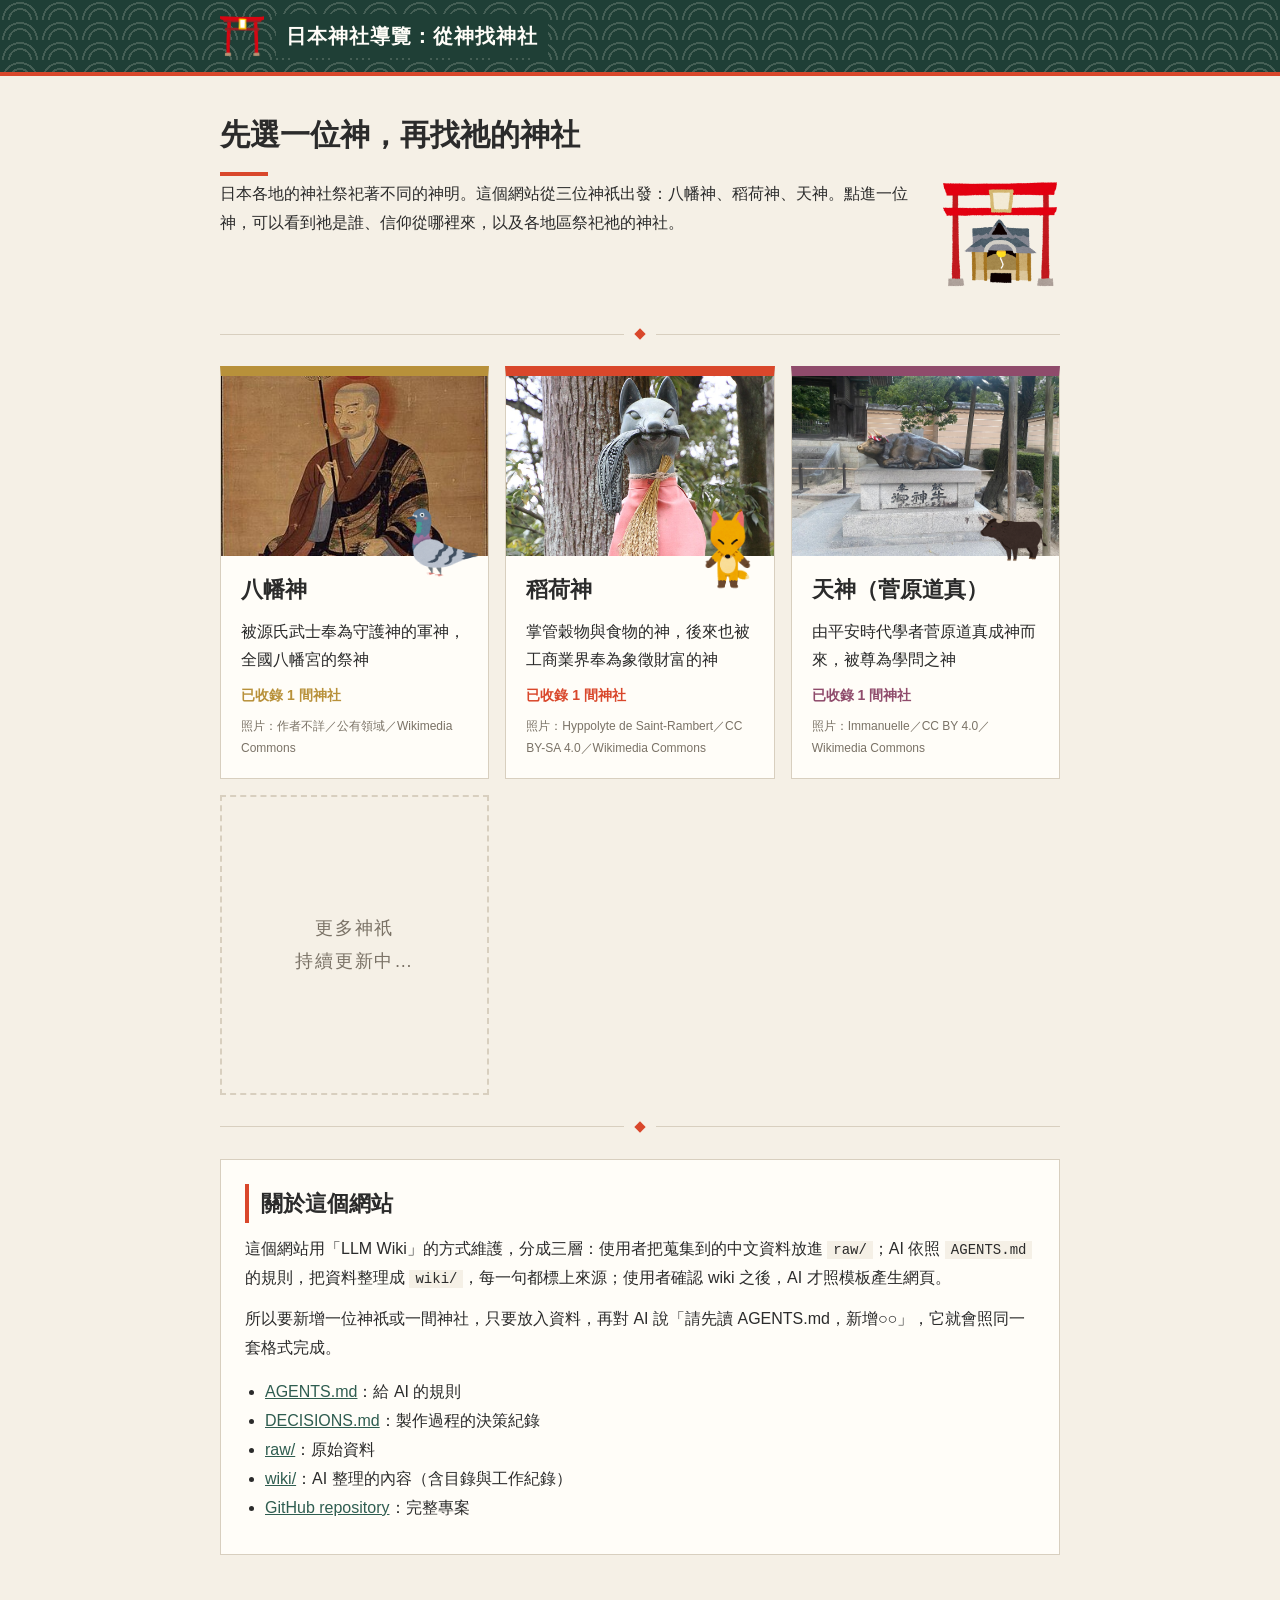
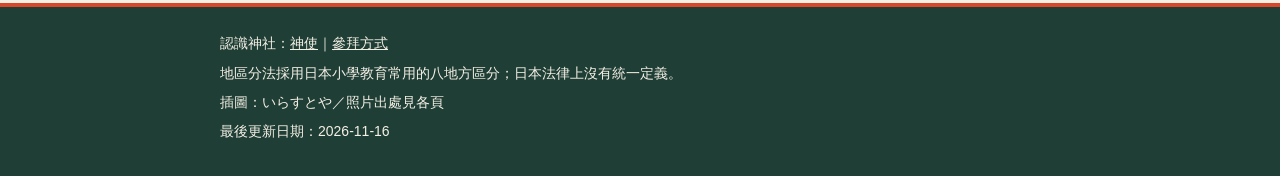
<file: index.html>
<!DOCTYPE html>
<html lang="zh-Hant-TW">
<head>
<meta charset="UTF-8">
<meta name="viewport" content="width=device-width, initial-scale=1">
<title>日本神社導覽：從神找神社</title>
<link rel="stylesheet" href="css/style.css">
</head>
<body>
<header class="site-header"><div class="inner">
  <img class="deco deco-torii" src="images/illust/torii.png" alt="" aria-hidden="true">
  <a class="site-title" href="index.html">日本神社導覽：從神找神社</a>
</div></header>

<main>
  <h1>先選一位神，再找祂的神社</h1>
  <div class="intro-wrap">
  <img class="deco deco-float" src="images/illust/shrines.png" alt="" aria-hidden="true">
  <p class="intro">日本各地的神社祭祀著不同的神明。這個網站從三位神祇出發：八幡神、稻荷神、天神。點進一位神，可以看到祂是誰、信仰從哪裡來，以及各地區祭祀祂的神社。</p>
  </div>
  <div class="divider"><span></span></div>
  <div class="deity-grid">
  <a class="deity-card theme-hachiman" href="deities/hachiman.html">
    <img class="cover" src="images/hachiman-01.jpg" alt="畫成僧人樣子的八幡神畫像（僧形八幡）"><img class="deco messenger" src="images/illust/hato.png" alt="" aria-hidden="true">
    <p class="name">八幡神</p>
    <p class="one-line">被源氏武士奉為守護神的軍神，全國八幡宮的祭神</p>
    <p class="count">已收錄 1 間神社</p>
    <span class="credit">照片：作者不詳／公有領域／Wikimedia Commons</span>
  </a>
  <a class="deity-card theme-inari" href="deities/inari.html">
    <img class="cover" src="images/inari-01.jpg" alt="稻荷神的神使狐狸雕像，頸部繫著稻穗束"><img class="deco messenger" src="images/illust/kitsune.png" alt="" aria-hidden="true">
    <p class="name">稻荷神</p>
    <p class="one-line">掌管穀物與食物的神，後來也被工商業界奉為象徵財富的神</p>
    <p class="count">已收錄 1 間神社</p>
    <span class="credit">照片：Hyppolyte de Saint-Rambert／CC BY-SA 4.0／Wikimedia Commons</span>
  </a>
  <a class="deity-card theme-tenjin" href="deities/tenjin.html">
    <img class="cover" src="images/tenjin-01.jpg" alt="太宰府天滿宮的「御神牛」銅像，牛是天神的神使"><img class="deco messenger" src="images/illust/ox.png" alt="" aria-hidden="true">
    <p class="name">天神（菅原道真）</p>
    <p class="one-line">由平安時代學者菅原道真成神而來，被尊為學問之神</p>
    <p class="count">已收錄 1 間神社</p>
    <span class="credit">照片：Immanuelle／CC BY 4.0／Wikimedia Commons</span>
  </a>
  <div class="deity-card coming-soon"><p>更多神祇<br>持續更新中…</p></div>
  </div>

  <div class="divider"><span></span></div>
  <section class="about">
    <h2>關於這個網站</h2>
    <p>這個網站用「LLM Wiki」的方式維護，分成三層：使用者把蒐集到的中文資料放進 <code>raw/</code>；AI 依照 <code>AGENTS.md</code> 的規則，把資料整理成 <code>wiki/</code>，每一句都標上來源；使用者確認 wiki 之後，AI 才照模板產生網頁。</p>
    <p>所以要新增一位神祇或一間神社，只要放入資料，再對 AI 說「請先讀 AGENTS.md，新增○○」，它就會照同一套格式完成。</p>
    <ul class="about-links">
      <li><a href="https://github.com/u113029007-cmyk/japan-shrines/blob/main/AGENTS.md">AGENTS.md</a>：給 AI 的規則</li>
      <li><a href="https://github.com/u113029007-cmyk/japan-shrines/blob/main/DECISIONS.md">DECISIONS.md</a>：製作過程的決策紀錄</li>
      <li><a href="https://github.com/u113029007-cmyk/japan-shrines/tree/main/raw">raw/</a>：原始資料</li>
      <li><a href="https://github.com/u113029007-cmyk/japan-shrines/tree/main/wiki">wiki/</a>：AI 整理的內容（含目錄與工作紀錄）</li>
      <li><a href="https://github.com/u113029007-cmyk/japan-shrines">GitHub repository</a>：完整專案</li>
    </ul>
  </section>
</main>

<footer class="site-footer"><div class="inner">
  <p>認識神社：<a href="concepts/shinshi.html">神使</a>｜<a href="concepts/sanpai.html">參拜方式</a></p>
  <p>地區分法採用日本小學教育常用的八地方區分；日本法律上沒有統一定義。</p>
  <p>插圖：いらすとや／照片出處見各頁</p>
  <p>最後更新日期：2026-11-16</p>
</div></footer>
</body>
</html>
</file>
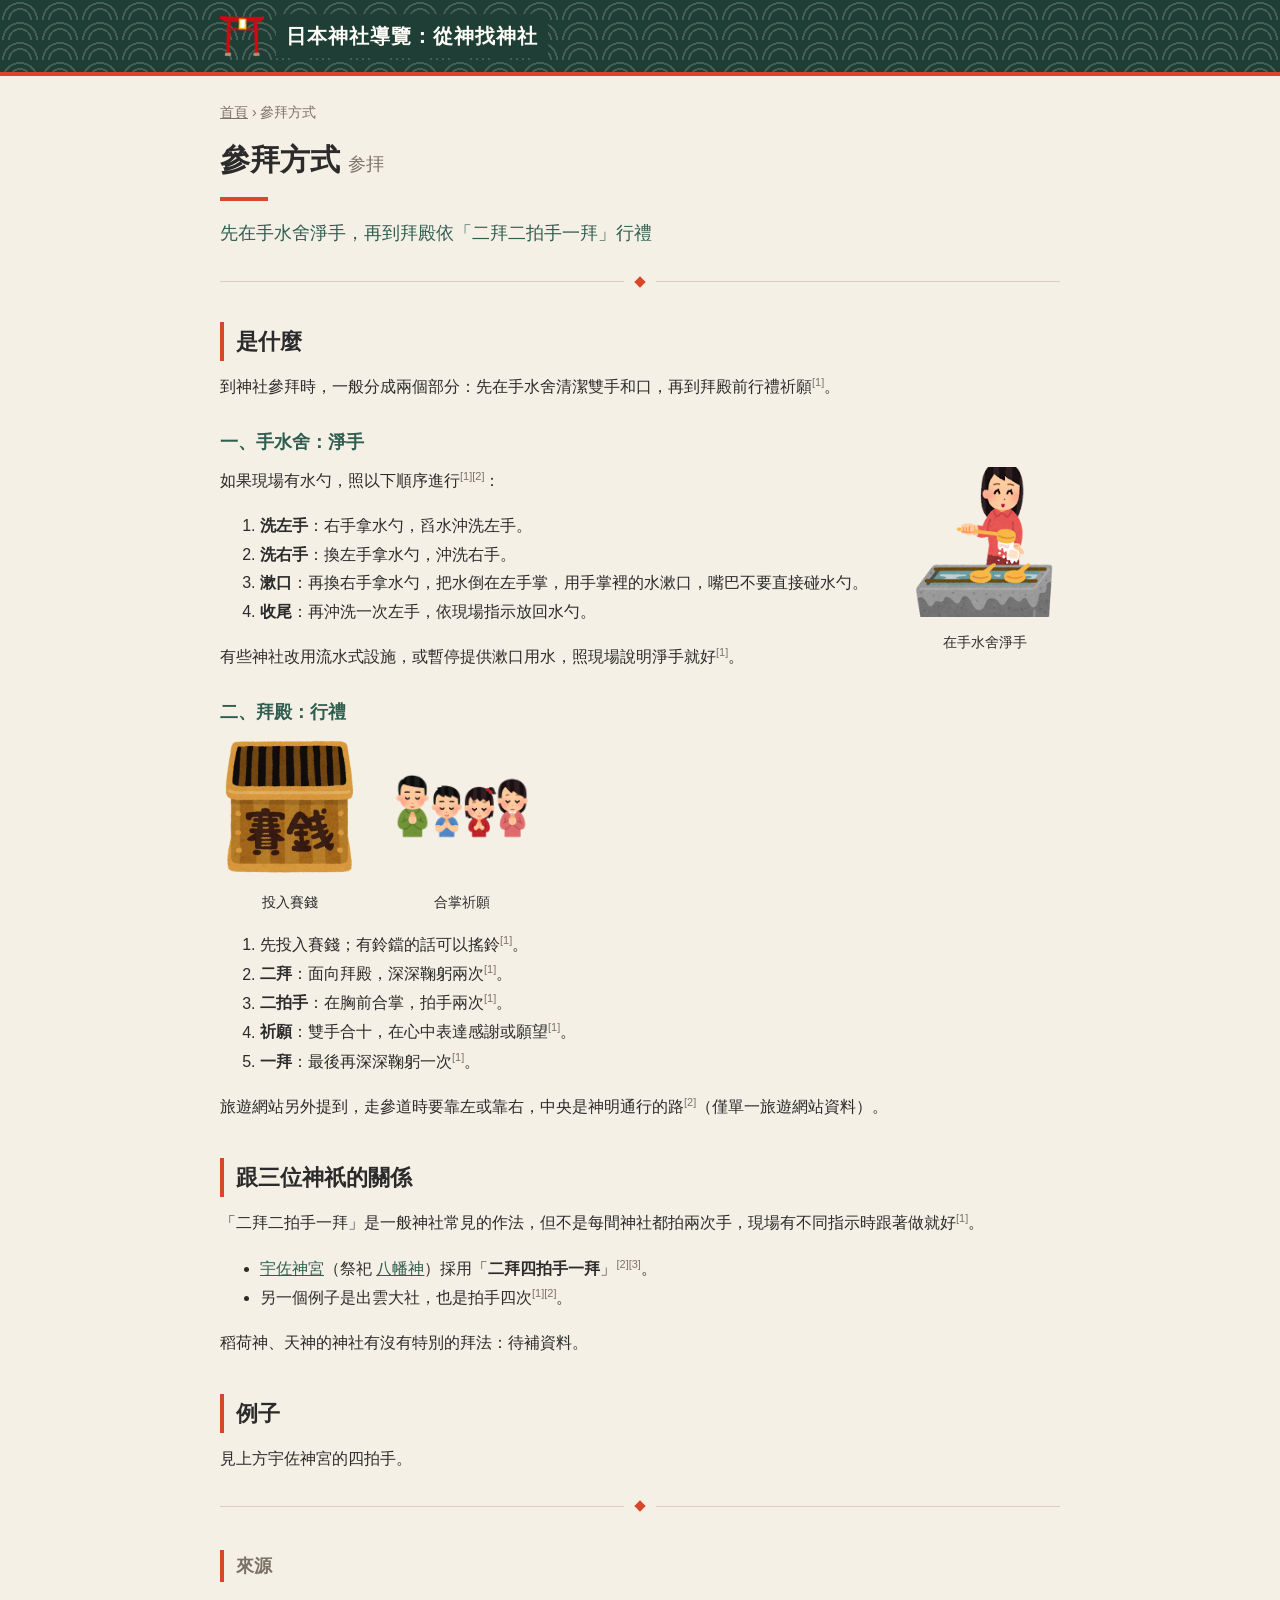
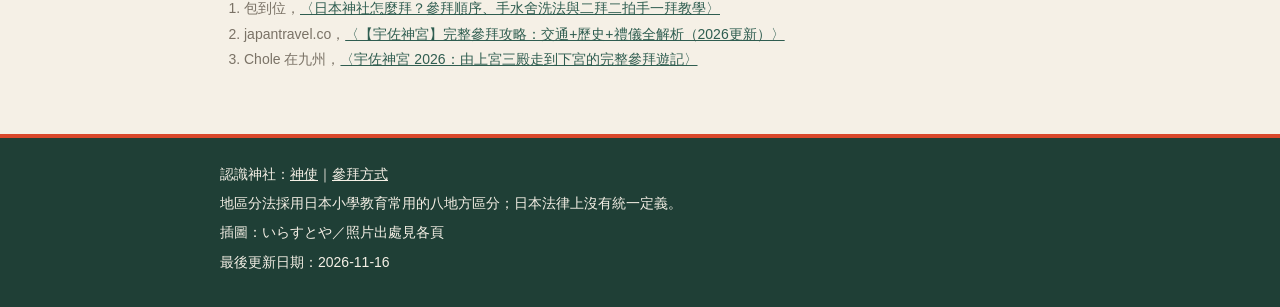
<file: concepts/sanpai.html>
<!DOCTYPE html>
<html lang="zh-Hant-TW">
<head>
<meta charset="UTF-8">
<meta name="viewport" content="width=device-width, initial-scale=1">
<title>參拜方式｜日本神社導覽：從神找神社</title>
<link rel="stylesheet" href="../css/style.css">
</head>
<body>
<header class="site-header"><div class="inner">
  <img class="deco deco-torii" src="../images/illust/torii.png" alt="" aria-hidden="true">
  <a class="site-title" href="../index.html">日本神社導覽：從神找神社</a>
</div></header>

<main>
  <nav class="breadcrumb"><a href="../index.html">首頁</a> › 參拜方式</nav>
  <h1>參拜方式<span class="ja">参拝</span></h1>
  <p class="lead">先在手水舍淨手，再到拜殿依「二拜二拍手一拜」行禮</p>
  <div class="divider"><span></span></div>

<h2>是什麼</h2>
<p>到神社參拜時，一般分成兩個部分：先在手水舍清潔雙手和口，再到拜殿前行禮祈願<sup class="ref"><a href="#src-1">[1]</a></sup>。</p>
<h3>一、手水舍：淨手</h3>
<figure class="illust side"><img src="../images/illust/temizu.png" alt="在手水舍用水勺淨手的插圖"><figcaption>在手水舍淨手</figcaption></figure>
<p>如果現場有水勺，照以下順序進行<sup class="ref"><a href="#src-1">[1]</a></sup><sup class="ref"><a href="#src-2">[2]</a></sup>：</p>
<ol>
<li><strong>洗左手</strong>：右手拿水勺，舀水沖洗左手。</li>
<li><strong>洗右手</strong>：換左手拿水勺，沖洗右手。</li>
<li><strong>漱口</strong>：再換右手拿水勺，把水倒在左手掌，用手掌裡的水漱口，嘴巴不要直接碰水勺。</li>
<li><strong>收尾</strong>：再沖洗一次左手，依現場指示放回水勺。</li>
</ol>
<p>有些神社改用流水式設施，或暫停提供漱口用水，照現場說明淨手就好<sup class="ref"><a href="#src-1">[1]</a></sup>。</p>
<h3>二、拜殿：行禮</h3>
<div class="illust-row">
  <figure class="illust"><img src="../images/illust/saisen-bako.png" alt="賽錢箱的插圖"><figcaption>投入賽錢</figcaption></figure>
  <figure class="illust"><img src="../images/illust/gassho.png" alt="雙手合十祈願的插圖"><figcaption>合掌祈願</figcaption></figure>
</div>
<ol>
<li>先投入賽錢；有鈴鐺的話可以搖鈴<sup class="ref"><a href="#src-1">[1]</a></sup>。</li>
<li><strong>二拜</strong>：面向拜殿，深深鞠躬兩次<sup class="ref"><a href="#src-1">[1]</a></sup>。</li>
<li><strong>二拍手</strong>：在胸前合掌，拍手兩次<sup class="ref"><a href="#src-1">[1]</a></sup>。</li>
<li><strong>祈願</strong>：雙手合十，在心中表達感謝或願望<sup class="ref"><a href="#src-1">[1]</a></sup>。</li>
<li><strong>一拜</strong>：最後再深深鞠躬一次<sup class="ref"><a href="#src-1">[1]</a></sup>。</li>
</ol>
<p>旅遊網站另外提到，走參道時要靠左或靠右，中央是神明通行的路<sup class="ref"><a href="#src-2">[2]</a></sup>（僅單一旅遊網站資料）。</p>
<h2>跟三位神祇的關係</h2>
<p>「二拜二拍手一拜」是一般神社常見的作法，但不是每間神社都拍兩次手，現場有不同指示時跟著做就好<sup class="ref"><a href="#src-1">[1]</a></sup>。</p>
<ul>
<li><a href="../shrines/usa-jingu.html">宇佐神宮</a>（祭祀 <a href="../deities/hachiman.html">八幡神</a>）採用「<strong>二拜四拍手一拜</strong>」<sup class="ref"><a href="#src-2">[2]</a></sup><sup class="ref"><a href="#src-3">[3]</a></sup>。</li>
<li>另一個例子是出雲大社，也是拍手四次<sup class="ref"><a href="#src-1">[1]</a></sup><sup class="ref"><a href="#src-2">[2]</a></sup>。</li>
</ul>
<p>稻荷神、天神的神社有沒有特別的拜法：待補資料。</p>
<h2>例子</h2>
<p>見上方宇佐神宮的四拍手。</p>

  <div class="divider"><span></span></div>
  <section class="sources">
    <h2>來源</h2>
    <ol>
      <li id="src-1">包到位，<a href="https://jpwalk.net/japan-culture/how-to-worship/#%E6%89%8B%E6%B0%B4%E8%88%8D%E6%80%8E%E9%BA%BC%E6%B4%97%EF%BC%9F%E6%97%A5%E6%9C%AC%E7%A5%9E%E7%A4%BE%E6%B4%97%E6%89%8B%E8%88%87%E6%BC%B1%E5%8F%A3%E6%AD%A5%E9%A9%9F">〈日本神社怎麼拜？參拜順序、手水舍洗法與二拜二拍手一拜教學〉</a></li>
      <li id="src-2">japantravel.co，<a href="https://japantravel.co/%e4%b9%9d%e5%b7%9e/%e5%ae%87%e4%bd%90%e7%a5%9e%e5%ae%ae/">〈【宇佐神宮】完整參拜攻略：交通+歷史+禮儀全解析（2026更新）〉</a></li>
      <li id="src-3">Chole 在九州，<a href="https://kyushusunshine.com/usa-jingu-guide-2026/">〈宇佐神宮 2026：由上宮三殿走到下宮的完整參拜遊記〉</a></li>
    </ol>
  </section>
</main>

<footer class="site-footer"><div class="inner">
  <p>認識神社：<a href="../concepts/shinshi.html">神使</a>｜<a href="../concepts/sanpai.html">參拜方式</a></p>
  <p>地區分法採用日本小學教育常用的八地方區分；日本法律上沒有統一定義。</p>
  <p>插圖：いらすとや／照片出處見各頁</p>
  <p>最後更新日期：2026-11-16</p>
</div></footer>
</body>
</html>
</file>
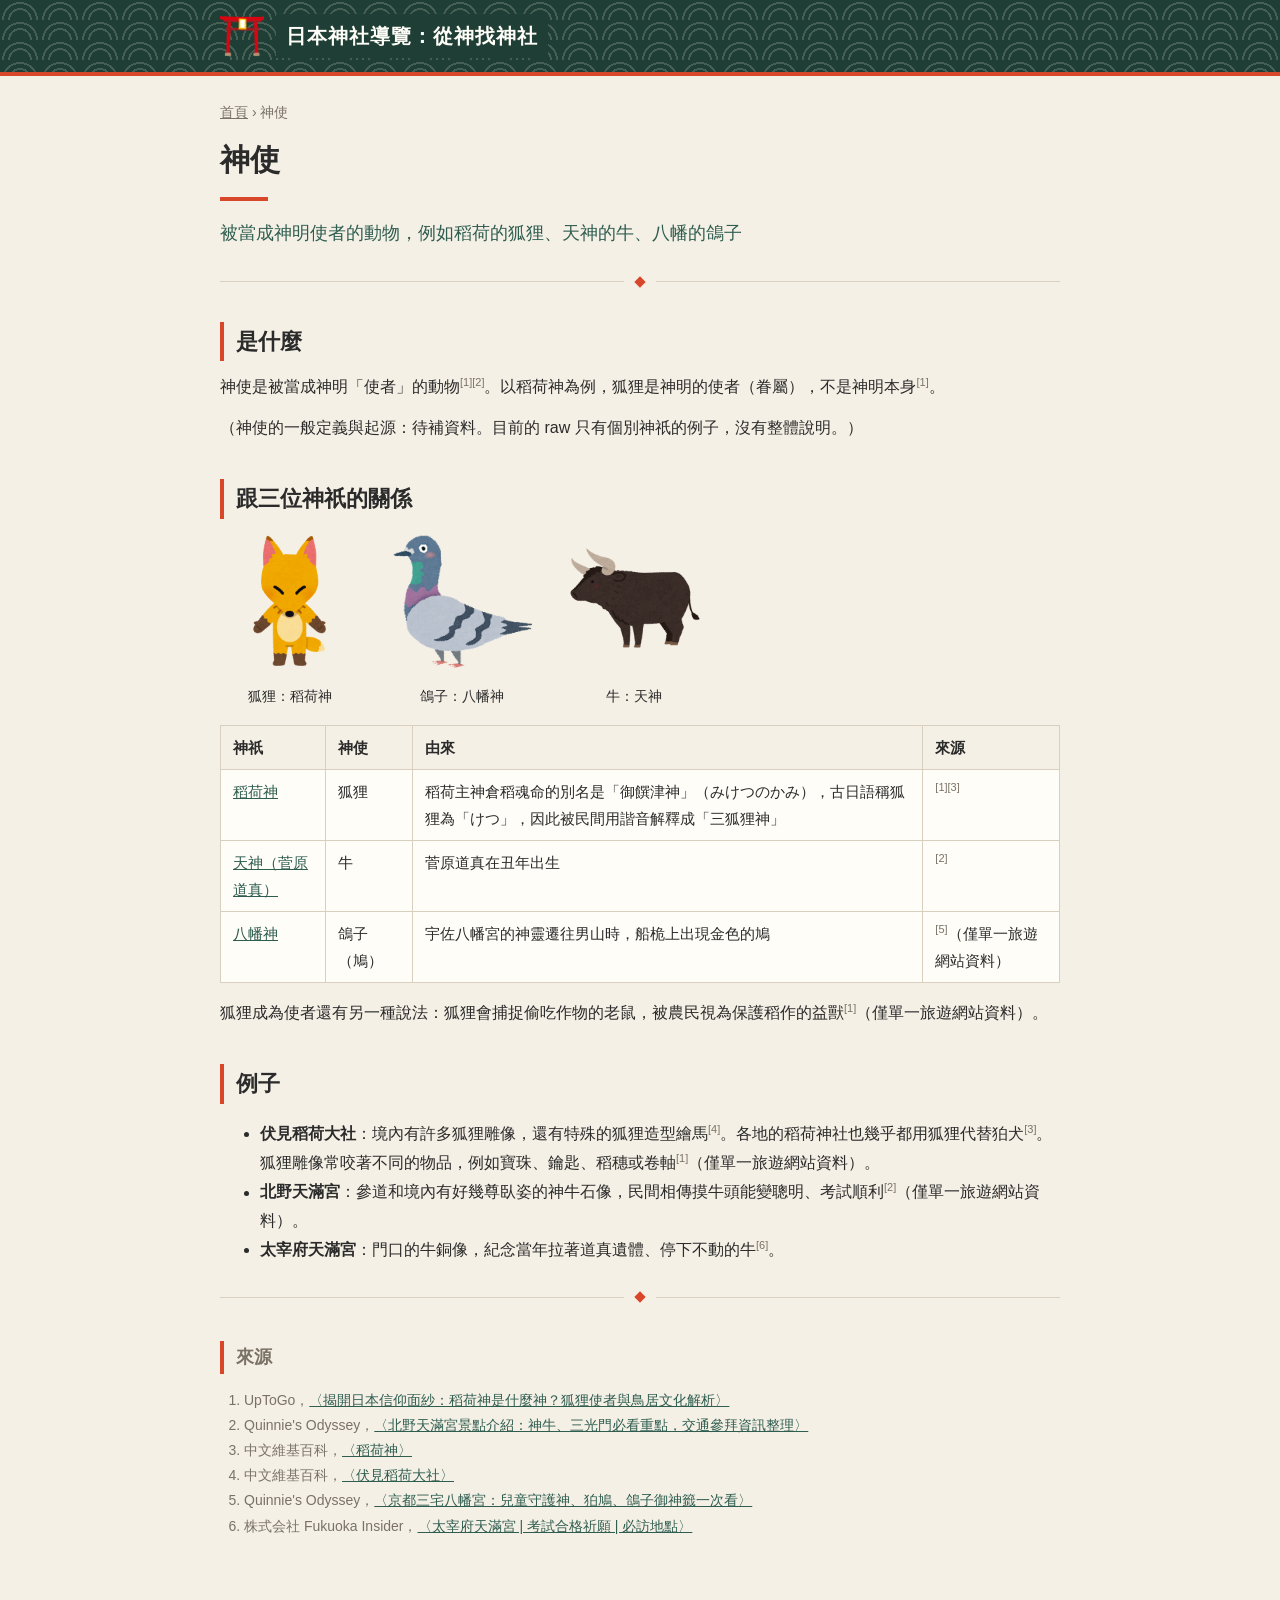
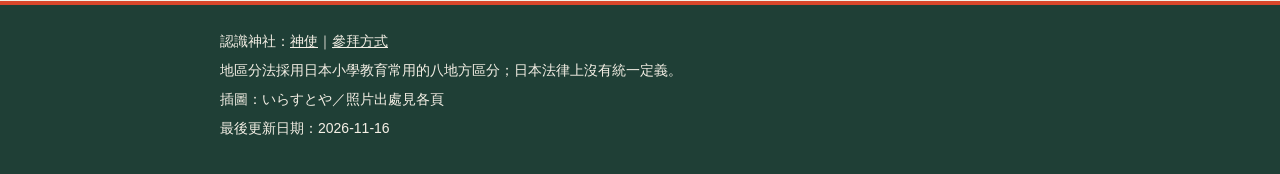
<file: concepts/shinshi.html>
<!DOCTYPE html>
<html lang="zh-Hant-TW">
<head>
<meta charset="UTF-8">
<meta name="viewport" content="width=device-width, initial-scale=1">
<title>神使｜日本神社導覽：從神找神社</title>
<link rel="stylesheet" href="../css/style.css">
</head>
<body>
<header class="site-header"><div class="inner">
  <img class="deco deco-torii" src="../images/illust/torii.png" alt="" aria-hidden="true">
  <a class="site-title" href="../index.html">日本神社導覽：從神找神社</a>
</div></header>

<main>
  <nav class="breadcrumb"><a href="../index.html">首頁</a> › 神使</nav>
  <h1>神使</h1>
  <p class="lead">被當成神明使者的動物，例如稻荷的狐狸、天神的牛、八幡的鴿子</p>
  <div class="divider"><span></span></div>

<h2>是什麼</h2>
<p>神使是被當成神明「使者」的動物<sup class="ref"><a href="#src-1">[1]</a></sup><sup class="ref"><a href="#src-2">[2]</a></sup>。以稻荷神為例，狐狸是神明的使者（眷屬），不是神明本身<sup class="ref"><a href="#src-1">[1]</a></sup>。</p>
<p>（神使的一般定義與起源：待補資料。目前的 raw 只有個別神祇的例子，沒有整體說明。）</p>
<h2>跟三位神祇的關係</h2>
<div class="illust-row">
  <figure class="illust"><img src="../images/illust/kitsune.png" alt="狐狸的插圖"><figcaption>狐狸：稻荷神</figcaption></figure>
  <figure class="illust"><img src="../images/illust/hato.png" alt="鴿子的插圖"><figcaption>鴿子：八幡神</figcaption></figure>
  <figure class="illust"><img src="../images/illust/ox.png" alt="牛的插圖"><figcaption>牛：天神</figcaption></figure>
</div>
<table>
<tr><th>神祇</th><th>神使</th><th>由來</th><th>來源</th></tr>
<tr><td><a href="../deities/inari.html">稻荷神</a></td><td>狐狸</td><td>稻荷主神倉稻魂命的別名是「御饌津神」（みけつのかみ），古日語稱狐狸為「けつ」，因此被民間用諧音解釋成「三狐狸神」</td><td><sup class="ref"><a href="#src-1">[1]</a></sup><sup class="ref"><a href="#src-3">[3]</a></sup></td></tr>
<tr><td><a href="../deities/tenjin.html">天神（菅原道真）</a></td><td>牛</td><td>菅原道真在丑年出生</td><td><sup class="ref"><a href="#src-2">[2]</a></sup></td></tr>
<tr><td><a href="../deities/hachiman.html">八幡神</a></td><td>鴿子（鳩）</td><td>宇佐八幡宮的神靈遷往男山時，船桅上出現金色的鳩</td><td><sup class="ref"><a href="#src-5">[5]</a></sup>（僅單一旅遊網站資料）</td></tr>
</table>
<p>狐狸成為使者還有另一種說法：狐狸會捕捉偷吃作物的老鼠，被農民視為保護稻作的益獸<sup class="ref"><a href="#src-1">[1]</a></sup>（僅單一旅遊網站資料）。</p>
<h2>例子</h2>
<ul>
<li><strong>伏見稻荷大社</strong>：境內有許多狐狸雕像，還有特殊的狐狸造型繪馬<sup class="ref"><a href="#src-4">[4]</a></sup>。各地的稻荷神社也幾乎都用狐狸代替狛犬<sup class="ref"><a href="#src-3">[3]</a></sup>。狐狸雕像常咬著不同的物品，例如寶珠、鑰匙、稻穗或卷軸<sup class="ref"><a href="#src-1">[1]</a></sup>（僅單一旅遊網站資料）。</li>
<li><strong>北野天滿宮</strong>：參道和境內有好幾尊臥姿的神牛石像，民間相傳摸牛頭能變聰明、考試順利<sup class="ref"><a href="#src-2">[2]</a></sup>（僅單一旅遊網站資料）。</li>
<li><strong>太宰府天滿宮</strong>：門口的牛銅像，紀念當年拉著道真遺體、停下不動的牛<sup class="ref"><a href="#src-6">[6]</a></sup>。</li>
</ul>

  <div class="divider"><span></span></div>
  <section class="sources">
    <h2>來源</h2>
    <ol>
      <li id="src-1">UpToGo，<a href="https://uptogo.com.tw/%e6%96%87%e5%8c%96/%e5%ae%97%e6%95%99/%e7%a8%bb%e8%8d%b7%e7%a5%9e%e6%98%af%e4%bb%80%e9%ba%bc%e7%a5%9e%ef%bc%9f/">〈揭開日本信仰面紗：稻荷神是什麼神？狐狸使者與鳥居文化解析〉</a></li>
      <li id="src-2">Quinnie&#x27;s Odyssey，<a href="https://quinniesodyssey.com/kitano-tenmangu-must-see/">〈北野天滿宮景點介紹：神牛、三光門必看重點，交通參拜資訊整理〉</a></li>
      <li id="src-3">中文維基百科，<a href="https://zh.wikipedia.org/zh-tw/%E7%A8%BB%E8%8D%B7%E7%A5%9E">〈稻荷神〉</a></li>
      <li id="src-4">中文維基百科，<a href="https://zh.wikipedia.org/zh-tw/%E4%BC%8F%E8%A6%8B%E7%A8%BB%E8%8D%B7%E5%A4%A7%E7%A4%BE">〈伏見稻荷大社〉</a></li>
      <li id="src-5">Quinnie&#x27;s Odyssey，<a href="https://quinniesodyssey.com/miyake-hachimangu/">〈京都三宅八幡宮：兒童守護神、狛鳩、鴿子御神籤一次看〉</a></li>
      <li id="src-6">株式会社 Fukuoka Insider，<a href="https://fukuokainsider.com/sightseeing/dazaifutenmangu/">〈太宰府天滿宮 | 考試合格祈願 | 必訪地點〉</a></li>
    </ol>
  </section>
</main>

<footer class="site-footer"><div class="inner">
  <p>認識神社：<a href="../concepts/shinshi.html">神使</a>｜<a href="../concepts/sanpai.html">參拜方式</a></p>
  <p>地區分法採用日本小學教育常用的八地方區分；日本法律上沒有統一定義。</p>
  <p>插圖：いらすとや／照片出處見各頁</p>
  <p>最後更新日期：2026-11-16</p>
</div></footer>
</body>
</html>
</file>
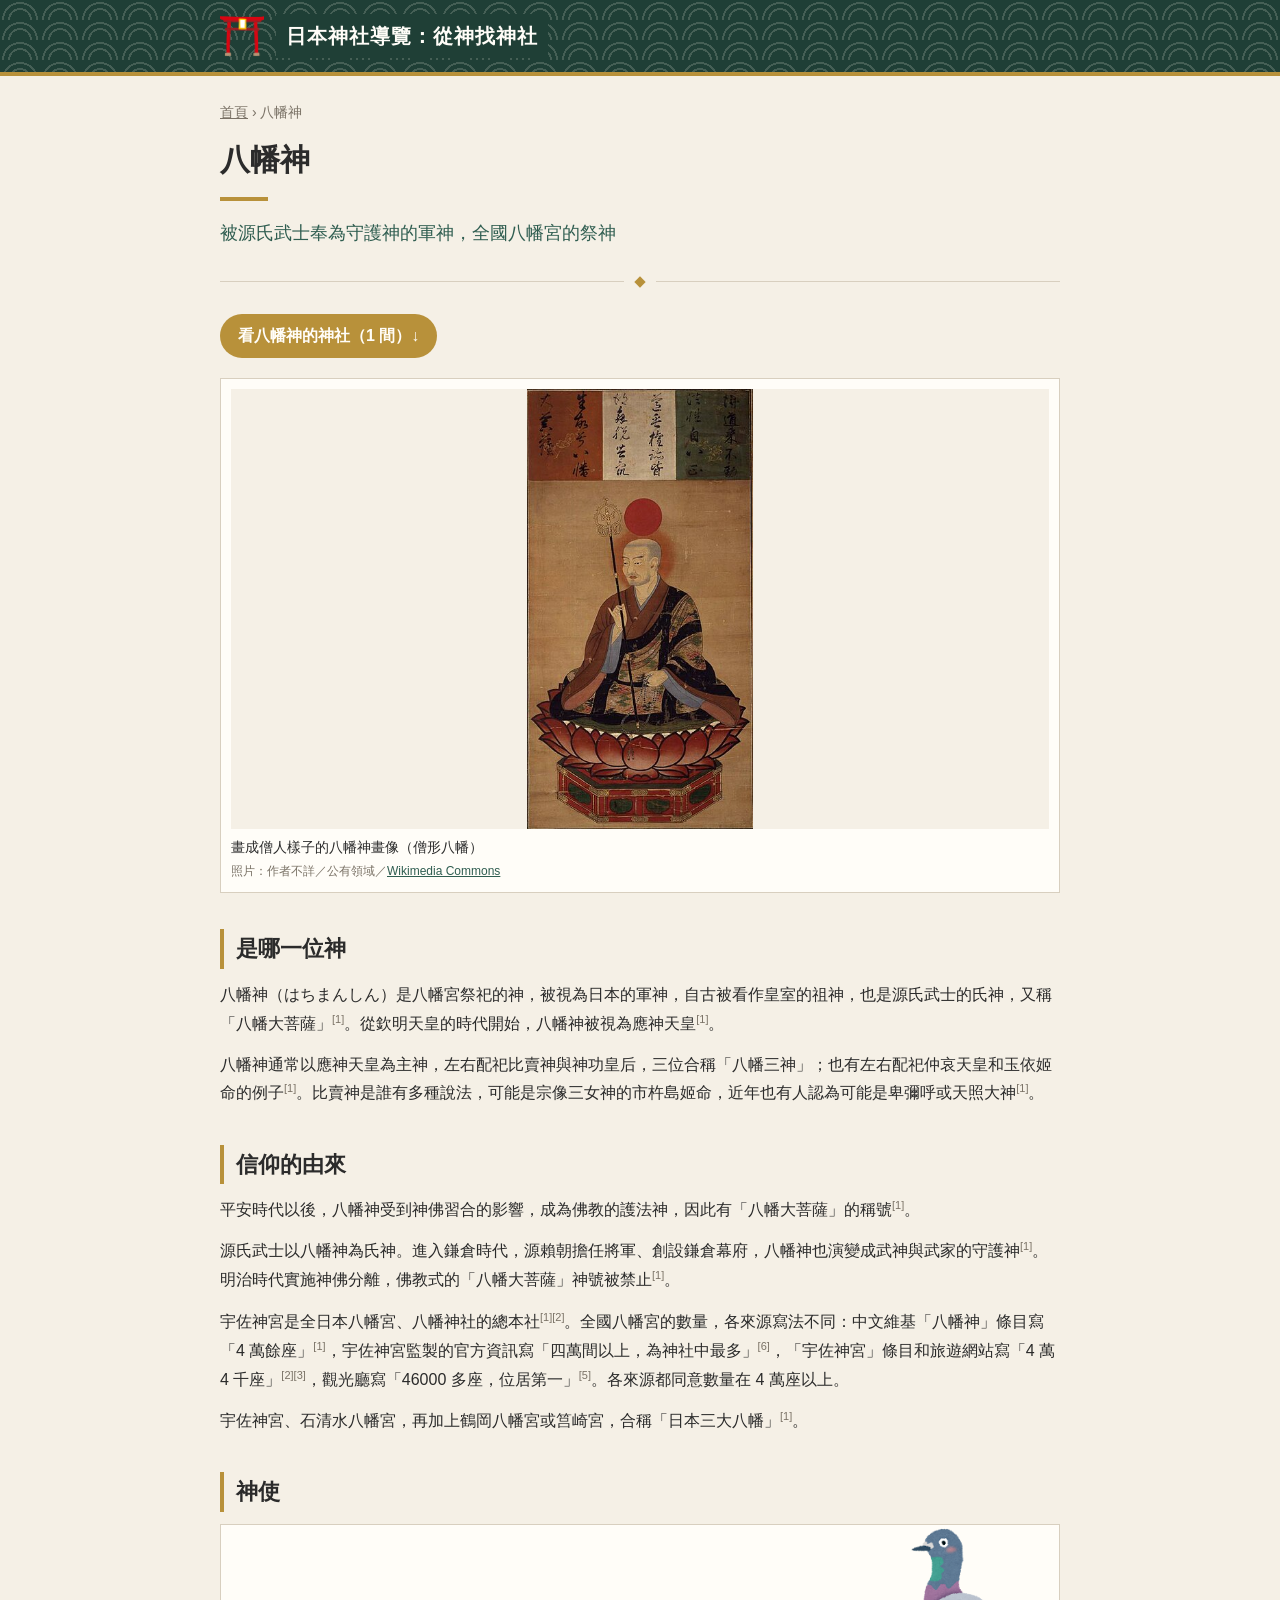
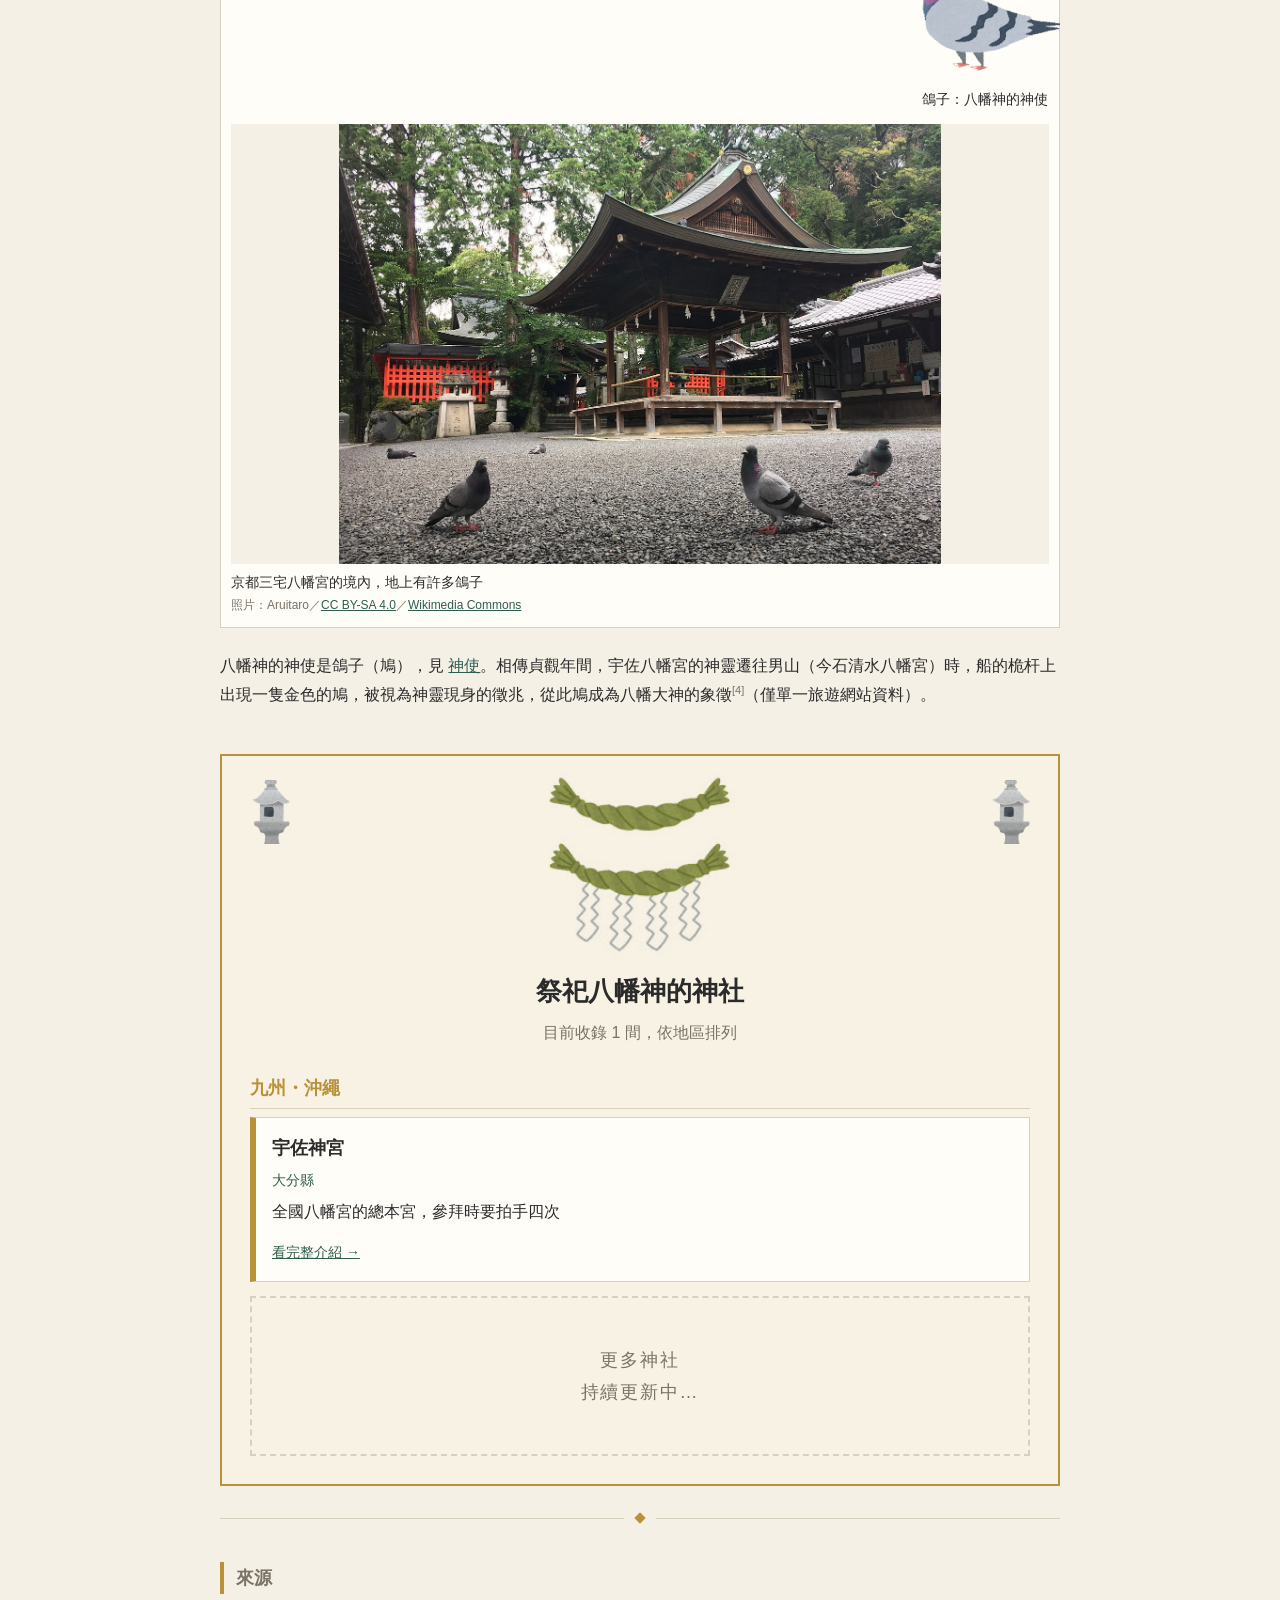
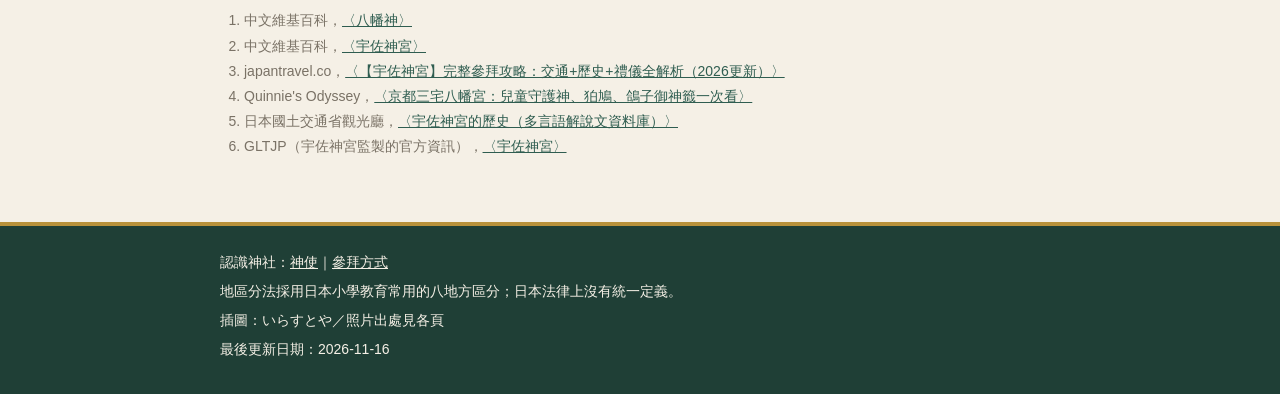
<file: deities/hachiman.html>
<!DOCTYPE html>
<html lang="zh-Hant-TW">
<head>
<meta charset="UTF-8">
<meta name="viewport" content="width=device-width, initial-scale=1">
<title>八幡神｜日本神社導覽：從神找神社</title>
<link rel="stylesheet" href="../css/style.css">
</head>
<body class="theme-hachiman">
<header class="site-header"><div class="inner">
  <img class="deco deco-torii" src="../images/illust/torii.png" alt="" aria-hidden="true">
  <a class="site-title" href="../index.html">日本神社導覽：從神找神社</a>
</div></header>

<main>
  <nav class="breadcrumb"><a href="../index.html">首頁</a> › 八幡神</nav>
  <h1>八幡神</h1>
  <p class="lead">被源氏武士奉為守護神的軍神，全國八幡宮的祭神</p>
  <div class="divider"><span></span></div>

<p><a class="jump-link" href="#shrines">看八幡神的神社（1 間）↓</a></p>
<figure class="photo">
  <img src="../images/hachiman-01.jpg" alt="畫成僧人樣子的八幡神畫像（僧形八幡）">
  <figcaption>畫成僧人樣子的八幡神畫像（僧形八幡）<span class="credit">照片：作者不詳／公有領域／<a href="https://commons.wikimedia.org/wiki/File:S%C5%8Dgy%C5%8D_Hachiman.jpg">Wikimedia Commons</a></span></figcaption>
</figure>
<h2>是哪一位神</h2>
<p>八幡神（はちまんしん）是八幡宮祭祀的神，被視為日本的軍神，自古被看作皇室的祖神，也是源氏武士的氏神，又稱「八幡大菩薩」<sup class="ref"><a href="#src-1">[1]</a></sup>。從欽明天皇的時代開始，八幡神被視為應神天皇<sup class="ref"><a href="#src-1">[1]</a></sup>。</p>
<p>八幡神通常以應神天皇為主神，左右配祀比賣神與神功皇后，三位合稱「八幡三神」；也有左右配祀仲哀天皇和玉依姬命的例子<sup class="ref"><a href="#src-1">[1]</a></sup>。比賣神是誰有多種說法，可能是宗像三女神的市杵島姬命，近年也有人認為可能是卑彌呼或天照大神<sup class="ref"><a href="#src-1">[1]</a></sup>。</p>
<h2>信仰的由來</h2>
<p>平安時代以後，八幡神受到神佛習合的影響，成為佛教的護法神，因此有「八幡大菩薩」的稱號<sup class="ref"><a href="#src-1">[1]</a></sup>。</p>
<p>源氏武士以八幡神為氏神。進入鎌倉時代，源賴朝擔任將軍、創設鎌倉幕府，八幡神也演變成武神與武家的守護神<sup class="ref"><a href="#src-1">[1]</a></sup>。明治時代實施神佛分離，佛教式的「八幡大菩薩」神號被禁止<sup class="ref"><a href="#src-1">[1]</a></sup>。</p>
<p>宇佐神宮是全日本八幡宮、八幡神社的總本社<sup class="ref"><a href="#src-1">[1]</a></sup><sup class="ref"><a href="#src-2">[2]</a></sup>。全國八幡宮的數量，各來源寫法不同：中文維基「八幡神」條目寫「4 萬餘座」<sup class="ref"><a href="#src-1">[1]</a></sup>，宇佐神宮監製的官方資訊寫「四萬間以上，為神社中最多」<sup class="ref"><a href="#src-6">[6]</a></sup>，「宇佐神宮」條目和旅遊網站寫「4 萬 4 千座」<sup class="ref"><a href="#src-2">[2]</a></sup><sup class="ref"><a href="#src-3">[3]</a></sup>，觀光廳寫「46000 多座，位居第一」<sup class="ref"><a href="#src-5">[5]</a></sup>。各來源都同意數量在 4 萬座以上。</p>
<p>宇佐神宮、石清水八幡宮，再加上鶴岡八幡宮或筥崎宮，合稱「日本三大八幡」<sup class="ref"><a href="#src-1">[1]</a></sup>。</p>
<h2>神使</h2>
<figure class="illust side"><img src="../images/illust/hato.png" alt="鴿子：八幡神的神使"><figcaption>鴿子：八幡神的神使</figcaption></figure><figure class="photo">
  <img src="../images/hachiman-02.jpg" alt="京都三宅八幡宮的境內，地上有許多鴿子">
  <figcaption>京都三宅八幡宮的境內，地上有許多鴿子<span class="credit">照片：Aruitaro／<a href="https://creativecommons.org/licenses/by-sa/4.0/">CC BY-SA 4.0</a>／<a href="https://commons.wikimedia.org/wiki/File:Miyake_hachimangu_keidai.jpg">Wikimedia Commons</a></span></figcaption>
</figure>
<p>八幡神的神使是鴿子（鳩），見 <a href="../concepts/shinshi.html">神使</a>。相傳貞觀年間，宇佐八幡宮的神靈遷往男山（今石清水八幡宮）時，船的桅杆上出現一隻金色的鳩，被視為神靈現身的徵兆，從此鳩成為八幡大神的象徵<sup class="ref"><a href="#src-4">[4]</a></sup>（僅單一旅遊網站資料）。</p>
<section class="shrines-band" id="shrines">
  <img class="deco deco-shimenawa" src="../images/illust/shimenawa.jpg" alt="" aria-hidden="true">
  <img class="deco deco-toro left" src="../images/illust/toro.png" alt="" aria-hidden="true">
  <img class="deco deco-toro right" src="../images/illust/toro.png" alt="" aria-hidden="true">
  <h2>祭祀八幡神的神社</h2>
  <p class="band-note">目前收錄 1 間，依地區排列</p>
<section class="region">
<h3>九州・沖繩</h3>
<div class="card-grid">
  <article class="shrine-card">
    <p class="name">宇佐神宮</p>
    <p class="pref">大分縣</p>
    <p>全國八幡宮的總本宮，參拜時要拍手四次</p>
    <a class="more" href="../shrines/usa-jingu.html">看完整介紹 →</a>
  </article>
</div>
</section>
  <div class="card-grid coming-row">
    <div class="shrine-card coming-soon"><p>更多神社<br>持續更新中…</p></div>
  </div>
</section>

  <div class="divider"><span></span></div>
  <section class="sources">
    <h2>來源</h2>
    <ol>
      <li id="src-1">中文維基百科，<a href="https://zh.wikipedia.org/zh-tw/%E5%85%AB%E5%B9%A1%E7%A5%9E">〈八幡神〉</a></li>
      <li id="src-2">中文維基百科，<a href="https://zh.wikipedia.org/zh-tw/%E5%AE%87%E4%BD%90%E7%A5%9E%E5%AE%AE">〈宇佐神宮〉</a></li>
      <li id="src-3">japantravel.co，<a href="https://japantravel.co/%e4%b9%9d%e5%b7%9e/%e5%ae%87%e4%bd%90%e7%a5%9e%e5%ae%ae/">〈【宇佐神宮】完整參拜攻略：交通+歷史+禮儀全解析（2026更新）〉</a></li>
      <li id="src-4">Quinnie&#x27;s Odyssey，<a href="https://quinniesodyssey.com/miyake-hachimangu/">〈京都三宅八幡宮：兒童守護神、狛鳩、鴿子御神籤一次看〉</a></li>
      <li id="src-5">日本國土交通省觀光廳，<a href="https://www.mlit.go.jp/tagengo-db/en/H30-01300.html">〈宇佐神宮的歷史（多言語解說文資料庫）〉</a></li>
      <li id="src-6">GLTJP（宇佐神宮監製的官方資訊），<a href="https://www.gltjp.com/zh-hant/directory/item/12824/">〈宇佐神宮〉</a></li>
    </ol>
  </section>
</main>

<footer class="site-footer"><div class="inner">
  <p>認識神社：<a href="../concepts/shinshi.html">神使</a>｜<a href="../concepts/sanpai.html">參拜方式</a></p>
  <p>地區分法採用日本小學教育常用的八地方區分；日本法律上沒有統一定義。</p>
  <p>插圖：いらすとや／照片出處見各頁</p>
  <p>最後更新日期：2026-11-16</p>
</div></footer>
</body>
</html>
</file>
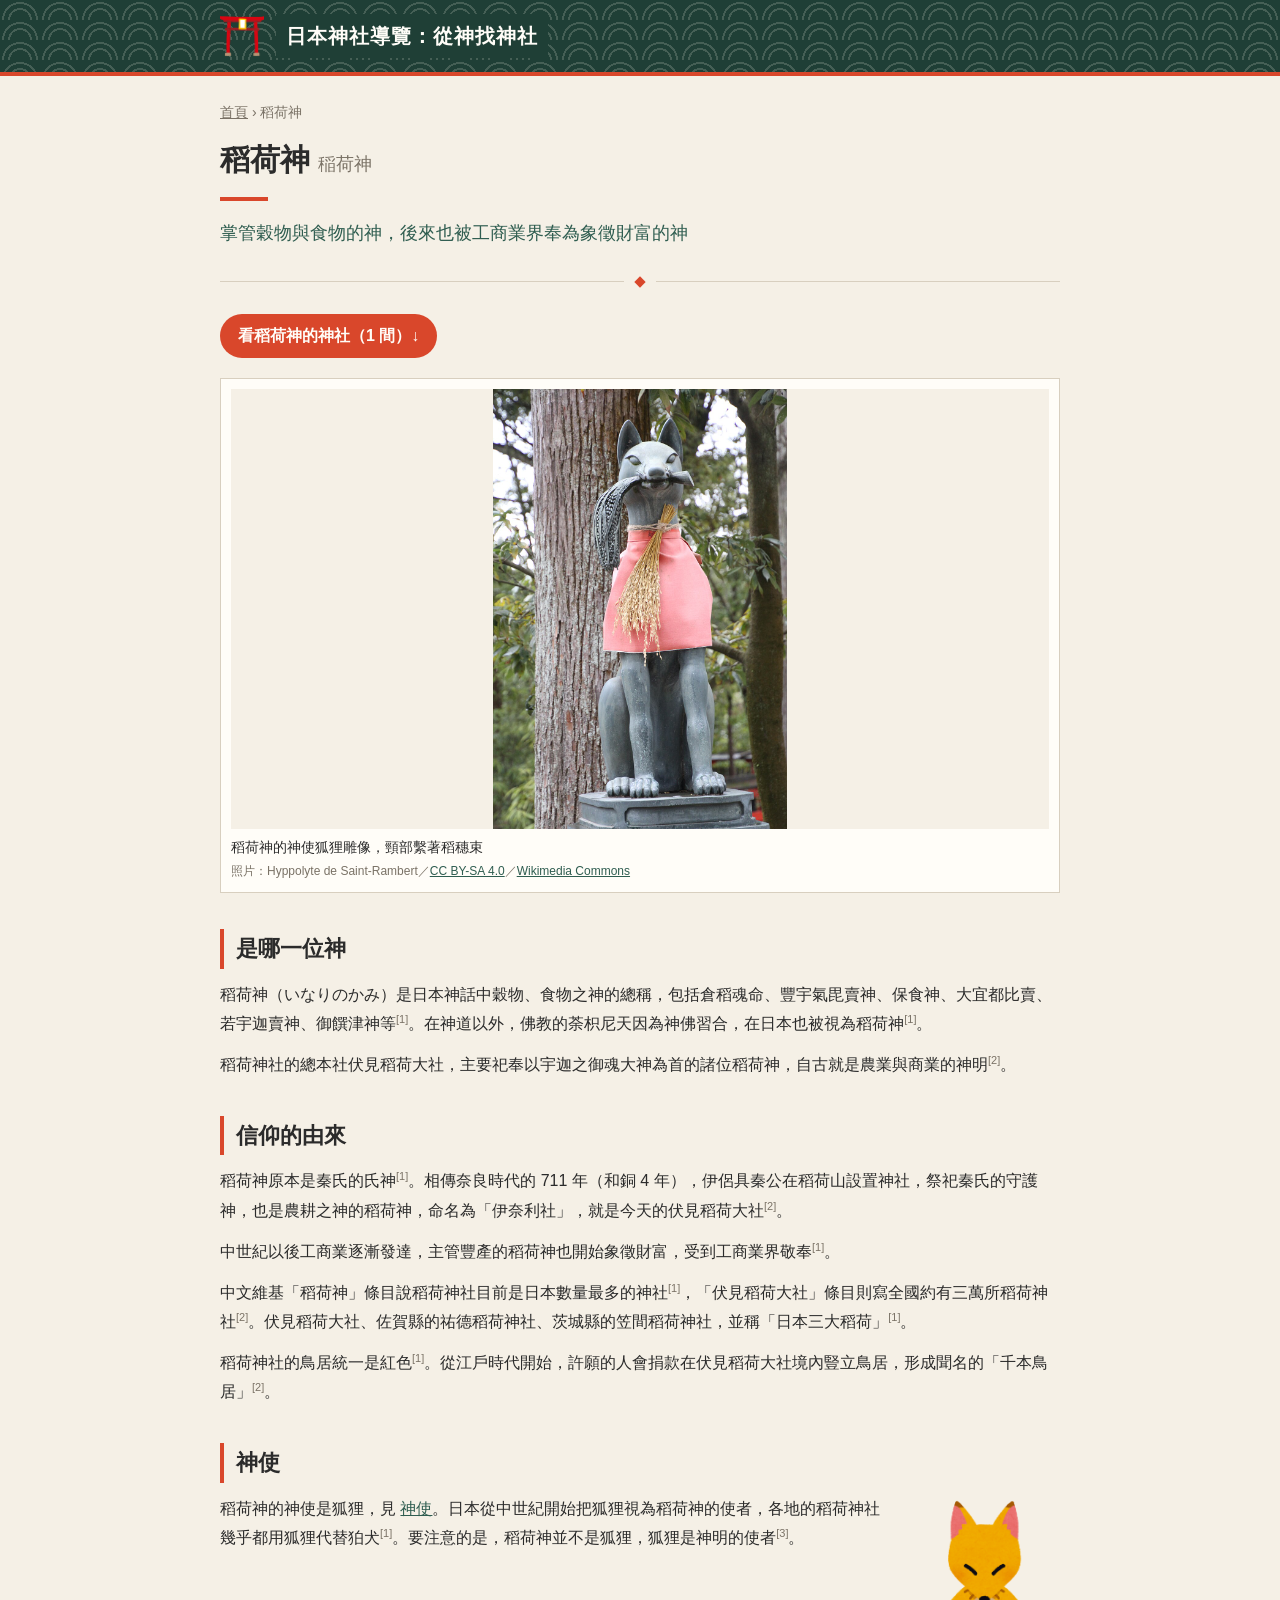
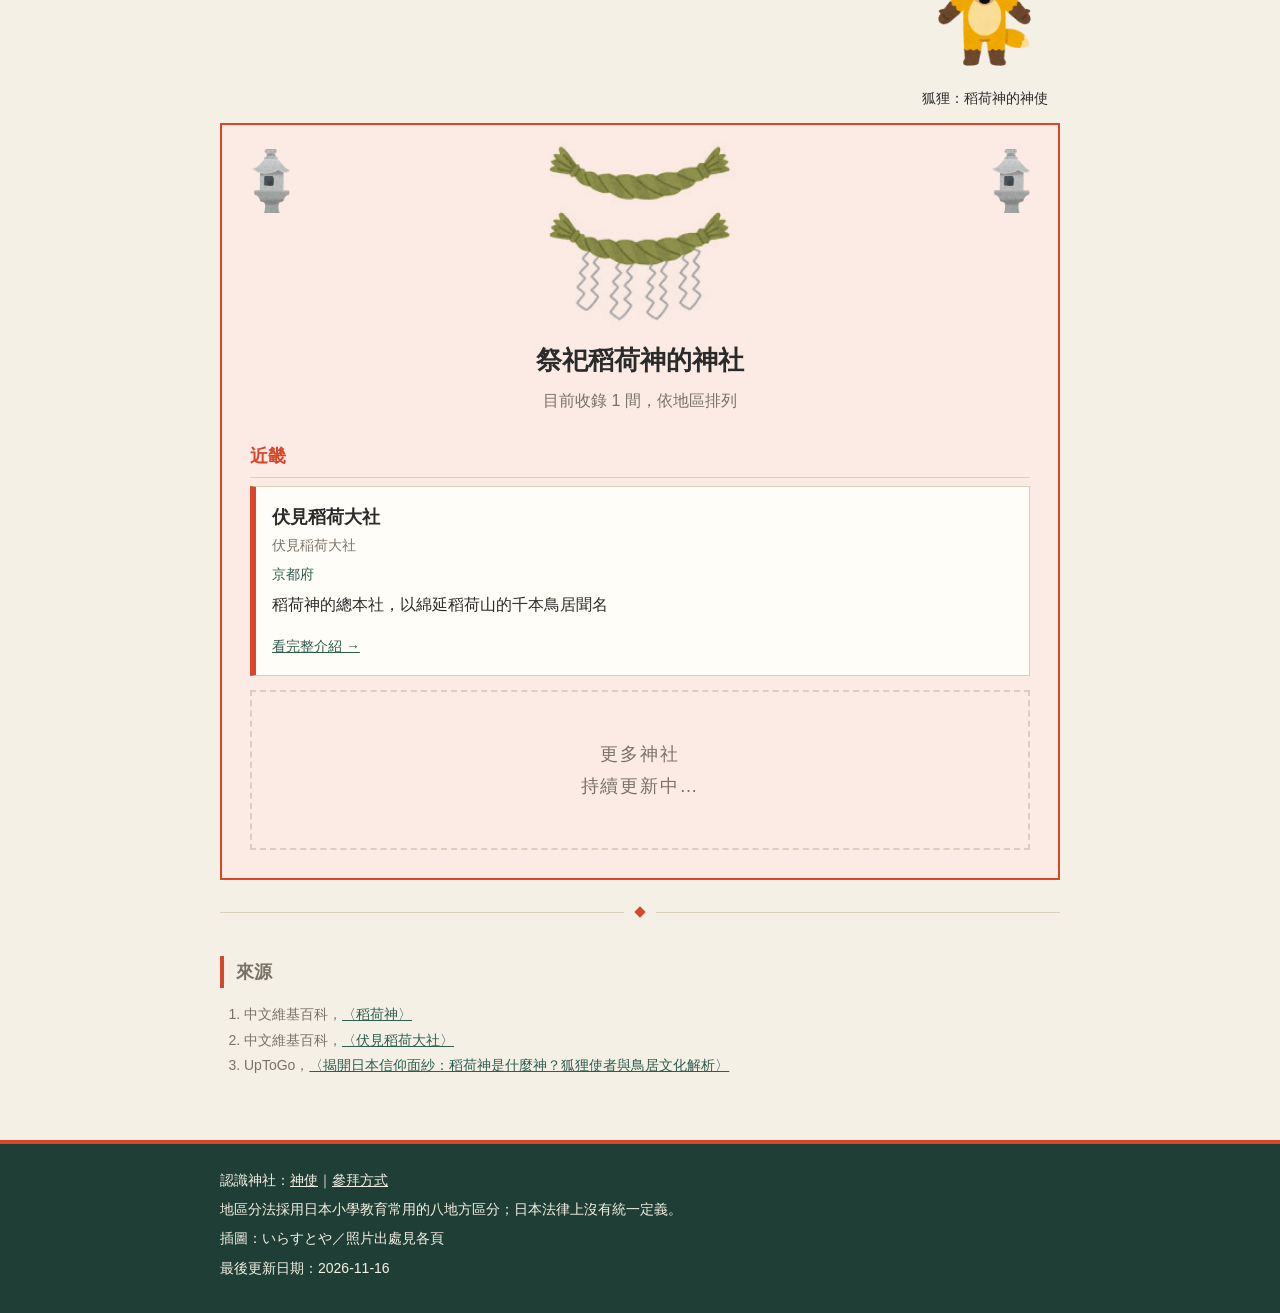
<file: deities/inari.html>
<!DOCTYPE html>
<html lang="zh-Hant-TW">
<head>
<meta charset="UTF-8">
<meta name="viewport" content="width=device-width, initial-scale=1">
<title>稻荷神｜日本神社導覽：從神找神社</title>
<link rel="stylesheet" href="../css/style.css">
</head>
<body class="theme-inari">
<header class="site-header"><div class="inner">
  <img class="deco deco-torii" src="../images/illust/torii.png" alt="" aria-hidden="true">
  <a class="site-title" href="../index.html">日本神社導覽：從神找神社</a>
</div></header>

<main>
  <nav class="breadcrumb"><a href="../index.html">首頁</a> › 稻荷神</nav>
  <h1>稻荷神<span class="ja">稲荷神</span></h1>
  <p class="lead">掌管穀物與食物的神，後來也被工商業界奉為象徵財富的神</p>
  <div class="divider"><span></span></div>

<p><a class="jump-link" href="#shrines">看稻荷神的神社（1 間）↓</a></p>
<figure class="photo">
  <img src="../images/inari-01.jpg" alt="稻荷神的神使狐狸雕像，頸部繫著稻穗束">
  <figcaption>稻荷神的神使狐狸雕像，頸部繫著稻穗束<span class="credit">照片：Hyppolyte de Saint-Rambert／<a href="https://creativecommons.org/licenses/by-sa/4.0/">CC BY-SA 4.0</a>／<a href="https://commons.wikimedia.org/wiki/File:Fushimi_Inari-taisha_gerbe_de_c%C3%A9r%C3%A9ales.jpg">Wikimedia Commons</a></span></figcaption>
</figure>
<h2>是哪一位神</h2>
<p>稻荷神（いなりのかみ）是日本神話中穀物、食物之神的總稱，包括倉稻魂命、豐宇氣毘賣神、保食神、大宜都比賣、若宇迦賣神、御饌津神等<sup class="ref"><a href="#src-1">[1]</a></sup>。在神道以外，佛教的荼枳尼天因為神佛習合，在日本也被視為稻荷神<sup class="ref"><a href="#src-1">[1]</a></sup>。</p>
<p>稻荷神社的總本社伏見稻荷大社，主要祀奉以宇迦之御魂大神為首的諸位稻荷神，自古就是農業與商業的神明<sup class="ref"><a href="#src-2">[2]</a></sup>。</p>
<h2>信仰的由來</h2>
<p>稻荷神原本是秦氏的氏神<sup class="ref"><a href="#src-1">[1]</a></sup>。相傳奈良時代的 711 年（和銅 4 年），伊侶具秦公在稻荷山設置神社，祭祀秦氏的守護神，也是農耕之神的稻荷神，命名為「伊奈利社」，就是今天的伏見稻荷大社<sup class="ref"><a href="#src-2">[2]</a></sup>。</p>
<p>中世紀以後工商業逐漸發達，主管豐產的稻荷神也開始象徵財富，受到工商業界敬奉<sup class="ref"><a href="#src-1">[1]</a></sup>。</p>
<p>中文維基「稻荷神」條目說稻荷神社目前是日本數量最多的神社<sup class="ref"><a href="#src-1">[1]</a></sup>，「伏見稻荷大社」條目則寫全國約有三萬所稻荷神社<sup class="ref"><a href="#src-2">[2]</a></sup>。伏見稻荷大社、佐賀縣的祐德稻荷神社、茨城縣的笠間稻荷神社，並稱「日本三大稻荷」<sup class="ref"><a href="#src-1">[1]</a></sup>。</p>
<p>稻荷神社的鳥居統一是紅色<sup class="ref"><a href="#src-1">[1]</a></sup>。從江戶時代開始，許願的人會捐款在伏見稻荷大社境內豎立鳥居，形成聞名的「千本鳥居」<sup class="ref"><a href="#src-2">[2]</a></sup>。</p>
<h2>神使</h2>
<figure class="illust side"><img src="../images/illust/kitsune.png" alt="狐狸：稻荷神的神使"><figcaption>狐狸：稻荷神的神使</figcaption></figure>
<p>稻荷神的神使是狐狸，見 <a href="../concepts/shinshi.html">神使</a>。日本從中世紀開始把狐狸視為稻荷神的使者，各地的稻荷神社幾乎都用狐狸代替狛犬<sup class="ref"><a href="#src-1">[1]</a></sup>。要注意的是，稻荷神並不是狐狸，狐狸是神明的使者<sup class="ref"><a href="#src-3">[3]</a></sup>。</p>
<section class="shrines-band" id="shrines">
  <img class="deco deco-shimenawa" src="../images/illust/shimenawa.jpg" alt="" aria-hidden="true">
  <img class="deco deco-toro left" src="../images/illust/toro.png" alt="" aria-hidden="true">
  <img class="deco deco-toro right" src="../images/illust/toro.png" alt="" aria-hidden="true">
  <h2>祭祀稻荷神的神社</h2>
  <p class="band-note">目前收錄 1 間，依地區排列</p>
<section class="region">
<h3>近畿</h3>
<div class="card-grid">
  <article class="shrine-card">
    <p class="name">伏見稻荷大社</p><p class="ja">伏見稲荷大社</p>
    <p class="pref">京都府</p>
    <p>稻荷神的總本社，以綿延稻荷山的千本鳥居聞名</p>
    <a class="more" href="../shrines/fushimi-inari-taisha.html">看完整介紹 →</a>
  </article>
</div>
</section>
  <div class="card-grid coming-row">
    <div class="shrine-card coming-soon"><p>更多神社<br>持續更新中…</p></div>
  </div>
</section>

  <div class="divider"><span></span></div>
  <section class="sources">
    <h2>來源</h2>
    <ol>
      <li id="src-1">中文維基百科，<a href="https://zh.wikipedia.org/zh-tw/%E7%A8%BB%E8%8D%B7%E7%A5%9E">〈稻荷神〉</a></li>
      <li id="src-2">中文維基百科，<a href="https://zh.wikipedia.org/zh-tw/%E4%BC%8F%E8%A6%8B%E7%A8%BB%E8%8D%B7%E5%A4%A7%E7%A4%BE">〈伏見稻荷大社〉</a></li>
      <li id="src-3">UpToGo，<a href="https://uptogo.com.tw/%e6%96%87%e5%8c%96/%e5%ae%97%e6%95%99/%e7%a8%bb%e8%8d%b7%e7%a5%9e%e6%98%af%e4%bb%80%e9%ba%bc%e7%a5%9e%ef%bc%9f/">〈揭開日本信仰面紗：稻荷神是什麼神？狐狸使者與鳥居文化解析〉</a></li>
    </ol>
  </section>
</main>

<footer class="site-footer"><div class="inner">
  <p>認識神社：<a href="../concepts/shinshi.html">神使</a>｜<a href="../concepts/sanpai.html">參拜方式</a></p>
  <p>地區分法採用日本小學教育常用的八地方區分；日本法律上沒有統一定義。</p>
  <p>插圖：いらすとや／照片出處見各頁</p>
  <p>最後更新日期：2026-11-16</p>
</div></footer>
</body>
</html>
</file>
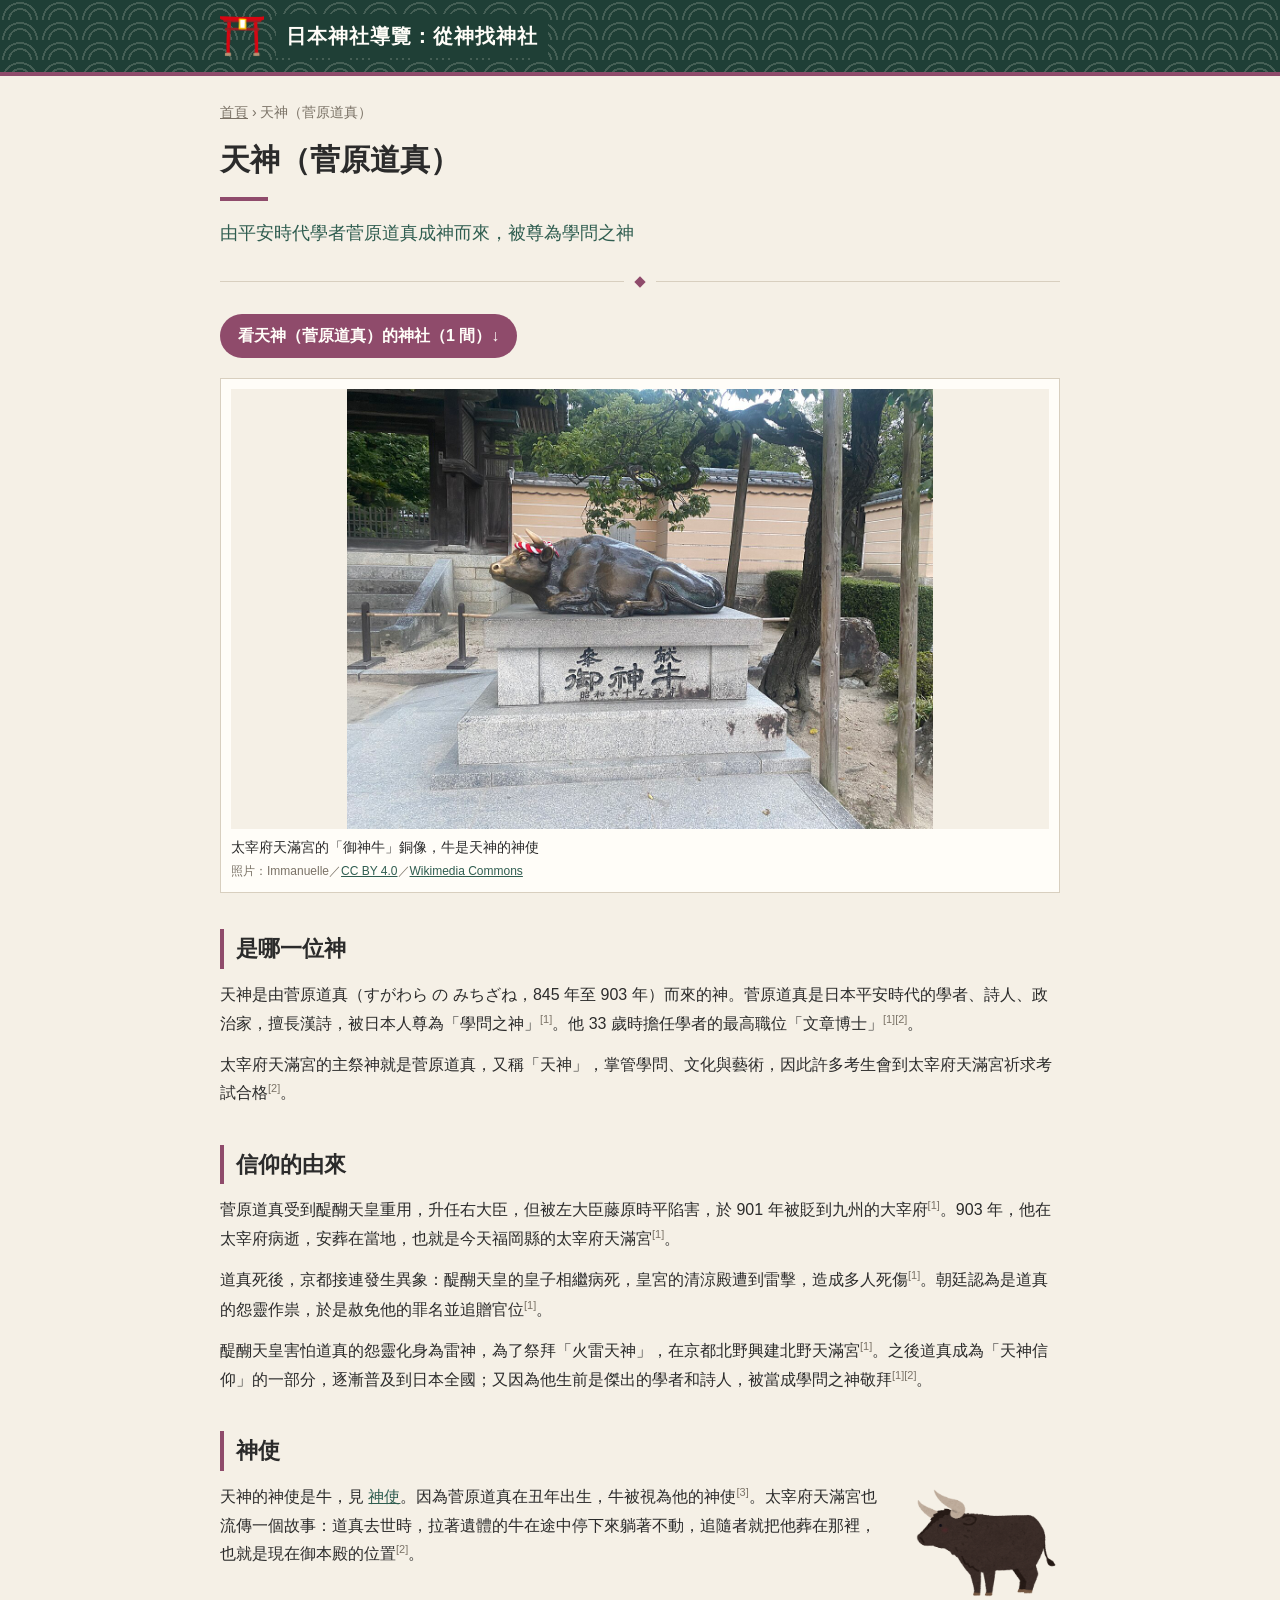
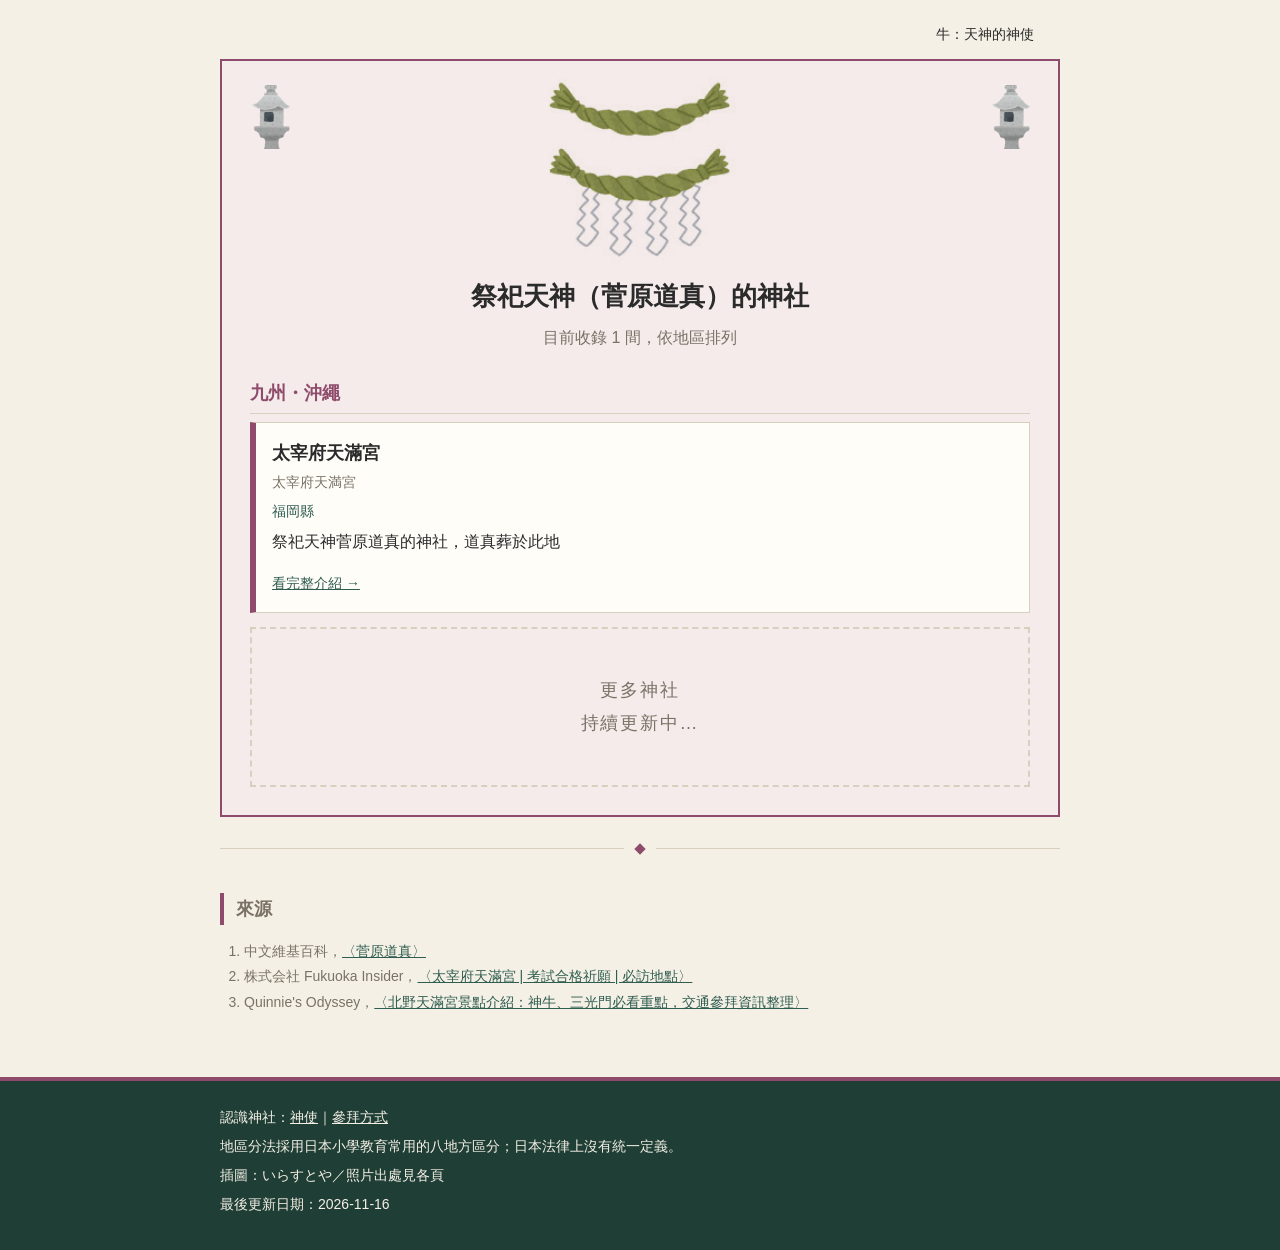
<file: deities/tenjin.html>
<!DOCTYPE html>
<html lang="zh-Hant-TW">
<head>
<meta charset="UTF-8">
<meta name="viewport" content="width=device-width, initial-scale=1">
<title>天神（菅原道真）｜日本神社導覽：從神找神社</title>
<link rel="stylesheet" href="../css/style.css">
</head>
<body class="theme-tenjin">
<header class="site-header"><div class="inner">
  <img class="deco deco-torii" src="../images/illust/torii.png" alt="" aria-hidden="true">
  <a class="site-title" href="../index.html">日本神社導覽：從神找神社</a>
</div></header>

<main>
  <nav class="breadcrumb"><a href="../index.html">首頁</a> › 天神（菅原道真）</nav>
  <h1>天神（菅原道真）</h1>
  <p class="lead">由平安時代學者菅原道真成神而來，被尊為學問之神</p>
  <div class="divider"><span></span></div>

<p><a class="jump-link" href="#shrines">看天神（菅原道真）的神社（1 間）↓</a></p>
<figure class="photo">
  <img src="../images/tenjin-01.jpg" alt="太宰府天滿宮的「御神牛」銅像，牛是天神的神使">
  <figcaption>太宰府天滿宮的「御神牛」銅像，牛是天神的神使<span class="credit">照片：Immanuelle／<a href="https://creativecommons.org/licenses/by/4.0/">CC BY 4.0</a>／<a href="https://commons.wikimedia.org/wiki/File:Dazaifu_Tenmangu_bull.jpg">Wikimedia Commons</a></span></figcaption>
</figure>
<h2>是哪一位神</h2>
<p>天神是由菅原道真（すがわら の みちざね，845 年至 903 年）而來的神。菅原道真是日本平安時代的學者、詩人、政治家，擅長漢詩，被日本人尊為「學問之神」<sup class="ref"><a href="#src-1">[1]</a></sup>。他 33 歲時擔任學者的最高職位「文章博士」<sup class="ref"><a href="#src-1">[1]</a></sup><sup class="ref"><a href="#src-2">[2]</a></sup>。</p>
<p>太宰府天滿宮的主祭神就是菅原道真，又稱「天神」，掌管學問、文化與藝術，因此許多考生會到太宰府天滿宮祈求考試合格<sup class="ref"><a href="#src-2">[2]</a></sup>。</p>
<h2>信仰的由來</h2>
<p>菅原道真受到醍醐天皇重用，升任右大臣，但被左大臣藤原時平陷害，於 901 年被貶到九州的大宰府<sup class="ref"><a href="#src-1">[1]</a></sup>。903 年，他在太宰府病逝，安葬在當地，也就是今天福岡縣的太宰府天滿宮<sup class="ref"><a href="#src-1">[1]</a></sup>。</p>
<p>道真死後，京都接連發生異象：醍醐天皇的皇子相繼病死，皇宮的清涼殿遭到雷擊，造成多人死傷<sup class="ref"><a href="#src-1">[1]</a></sup>。朝廷認為是道真的怨靈作祟，於是赦免他的罪名並追贈官位<sup class="ref"><a href="#src-1">[1]</a></sup>。</p>
<p>醍醐天皇害怕道真的怨靈化身為雷神，為了祭拜「火雷天神」，在京都北野興建北野天滿宮<sup class="ref"><a href="#src-1">[1]</a></sup>。之後道真成為「天神信仰」的一部分，逐漸普及到日本全國；又因為他生前是傑出的學者和詩人，被當成學問之神敬拜<sup class="ref"><a href="#src-1">[1]</a></sup><sup class="ref"><a href="#src-2">[2]</a></sup>。</p>
<h2>神使</h2>
<figure class="illust side"><img src="../images/illust/ox.png" alt="牛：天神的神使"><figcaption>牛：天神的神使</figcaption></figure>
<p>天神的神使是牛，見 <a href="../concepts/shinshi.html">神使</a>。因為菅原道真在丑年出生，牛被視為他的神使<sup class="ref"><a href="#src-3">[3]</a></sup>。太宰府天滿宮也流傳一個故事：道真去世時，拉著遺體的牛在途中停下來躺著不動，追隨者就把他葬在那裡，也就是現在御本殿的位置<sup class="ref"><a href="#src-2">[2]</a></sup>。</p>
<section class="shrines-band" id="shrines">
  <img class="deco deco-shimenawa" src="../images/illust/shimenawa.jpg" alt="" aria-hidden="true">
  <img class="deco deco-toro left" src="../images/illust/toro.png" alt="" aria-hidden="true">
  <img class="deco deco-toro right" src="../images/illust/toro.png" alt="" aria-hidden="true">
  <h2>祭祀天神（菅原道真）的神社</h2>
  <p class="band-note">目前收錄 1 間，依地區排列</p>

<section class="region">
<h3>九州・沖繩</h3>
<div class="card-grid">
  <article class="shrine-card">
    <p class="name">太宰府天滿宮</p><p class="ja">太宰府天満宮</p>
    <p class="pref">福岡縣</p>
    <p>祭祀天神菅原道真的神社，道真葬於此地</p>
    <a class="more" href="../shrines/dazaifu-tenmangu.html">看完整介紹 →</a>
  </article>
</div>
</section>
  <div class="card-grid coming-row">
    <div class="shrine-card coming-soon"><p>更多神社<br>持續更新中…</p></div>
  </div>
</section>

  <div class="divider"><span></span></div>
  <section class="sources">
    <h2>來源</h2>
    <ol>
      <li id="src-1">中文維基百科，<a href="https://zh.wikipedia.org/zh-tw/%E8%8F%85%E5%8E%9F%E9%81%93%E7%9C%9F">〈菅原道真〉</a></li>
      <li id="src-2">株式会社 Fukuoka Insider，<a href="https://fukuokainsider.com/sightseeing/dazaifutenmangu/">〈太宰府天滿宮 | 考試合格祈願 | 必訪地點〉</a></li>
      <li id="src-3">Quinnie&#x27;s Odyssey，<a href="https://quinniesodyssey.com/kitano-tenmangu-must-see/">〈北野天滿宮景點介紹：神牛、三光門必看重點，交通參拜資訊整理〉</a></li>
    </ol>
  </section>
</main>

<footer class="site-footer"><div class="inner">
  <p>認識神社：<a href="../concepts/shinshi.html">神使</a>｜<a href="../concepts/sanpai.html">參拜方式</a></p>
  <p>地區分法採用日本小學教育常用的八地方區分；日本法律上沒有統一定義。</p>
  <p>插圖：いらすとや／照片出處見各頁</p>
  <p>最後更新日期：2026-11-16</p>
</div></footer>
</body>
</html>
</file>
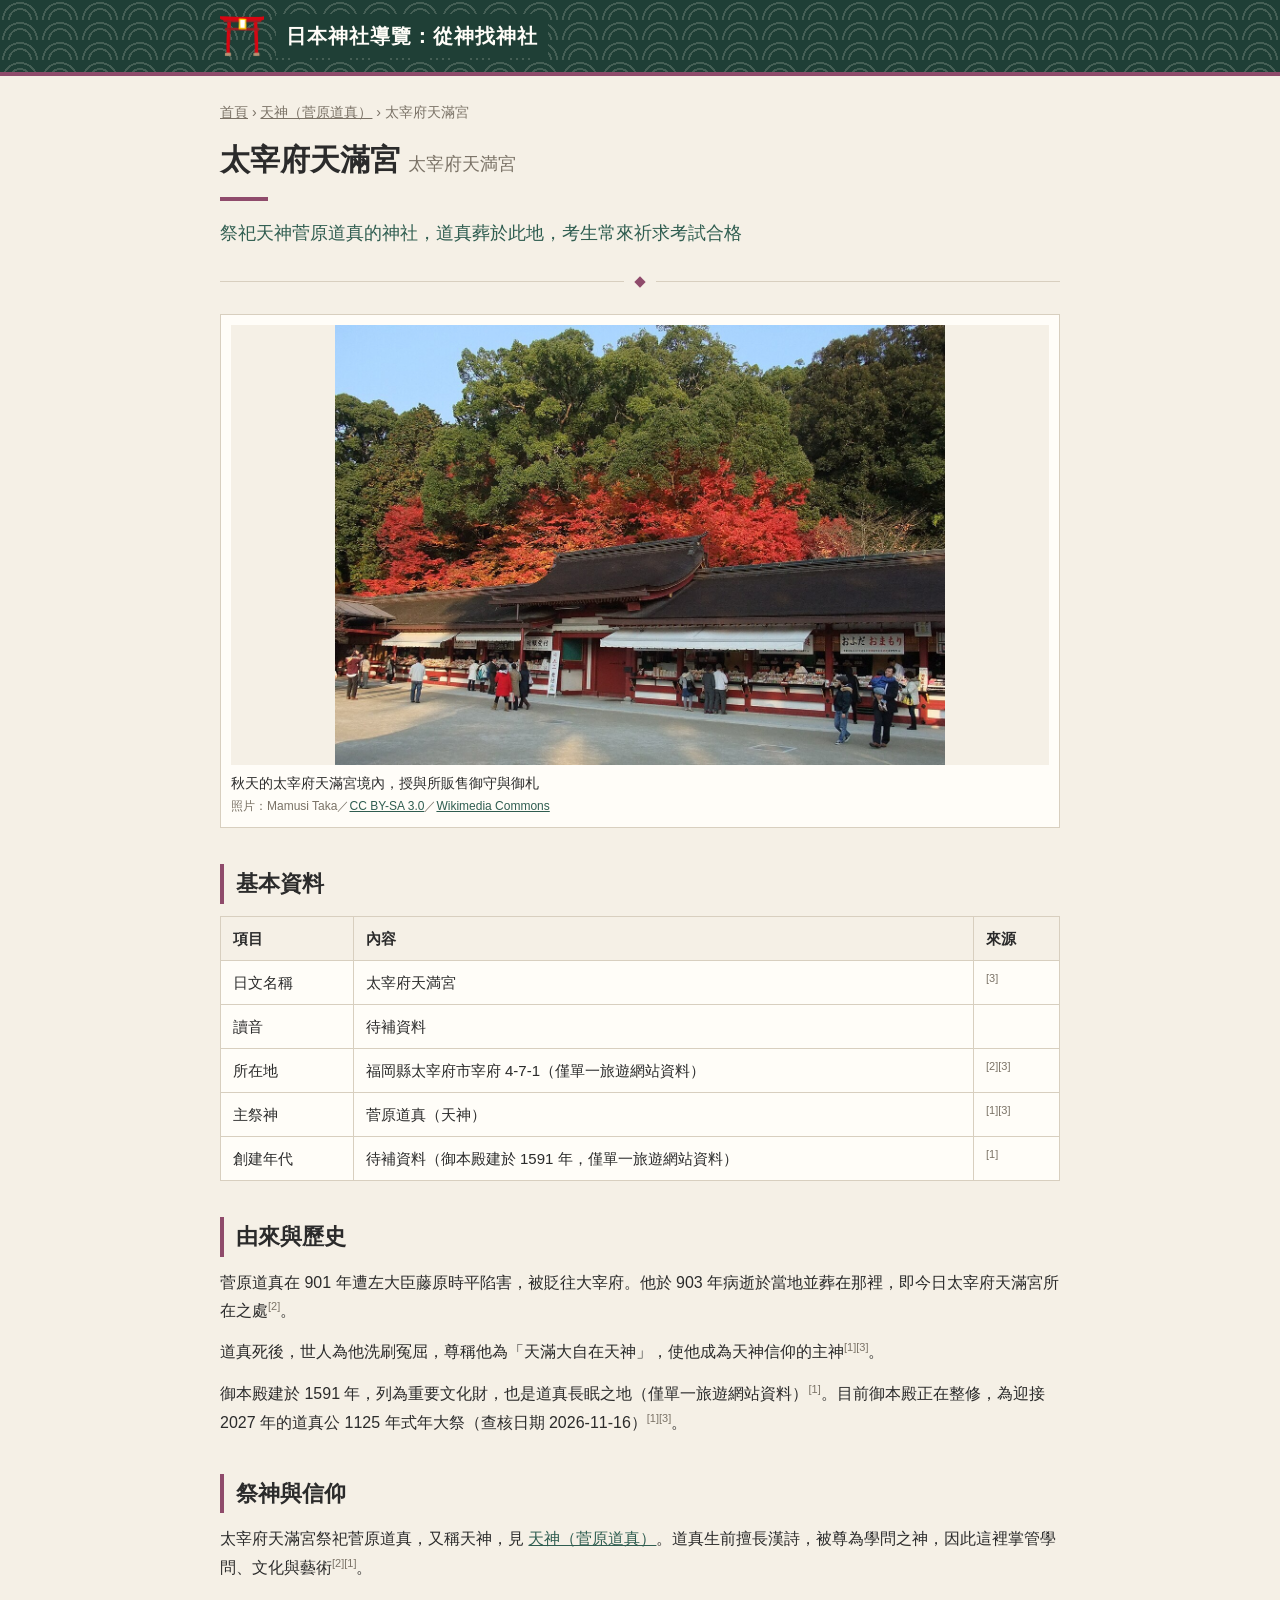
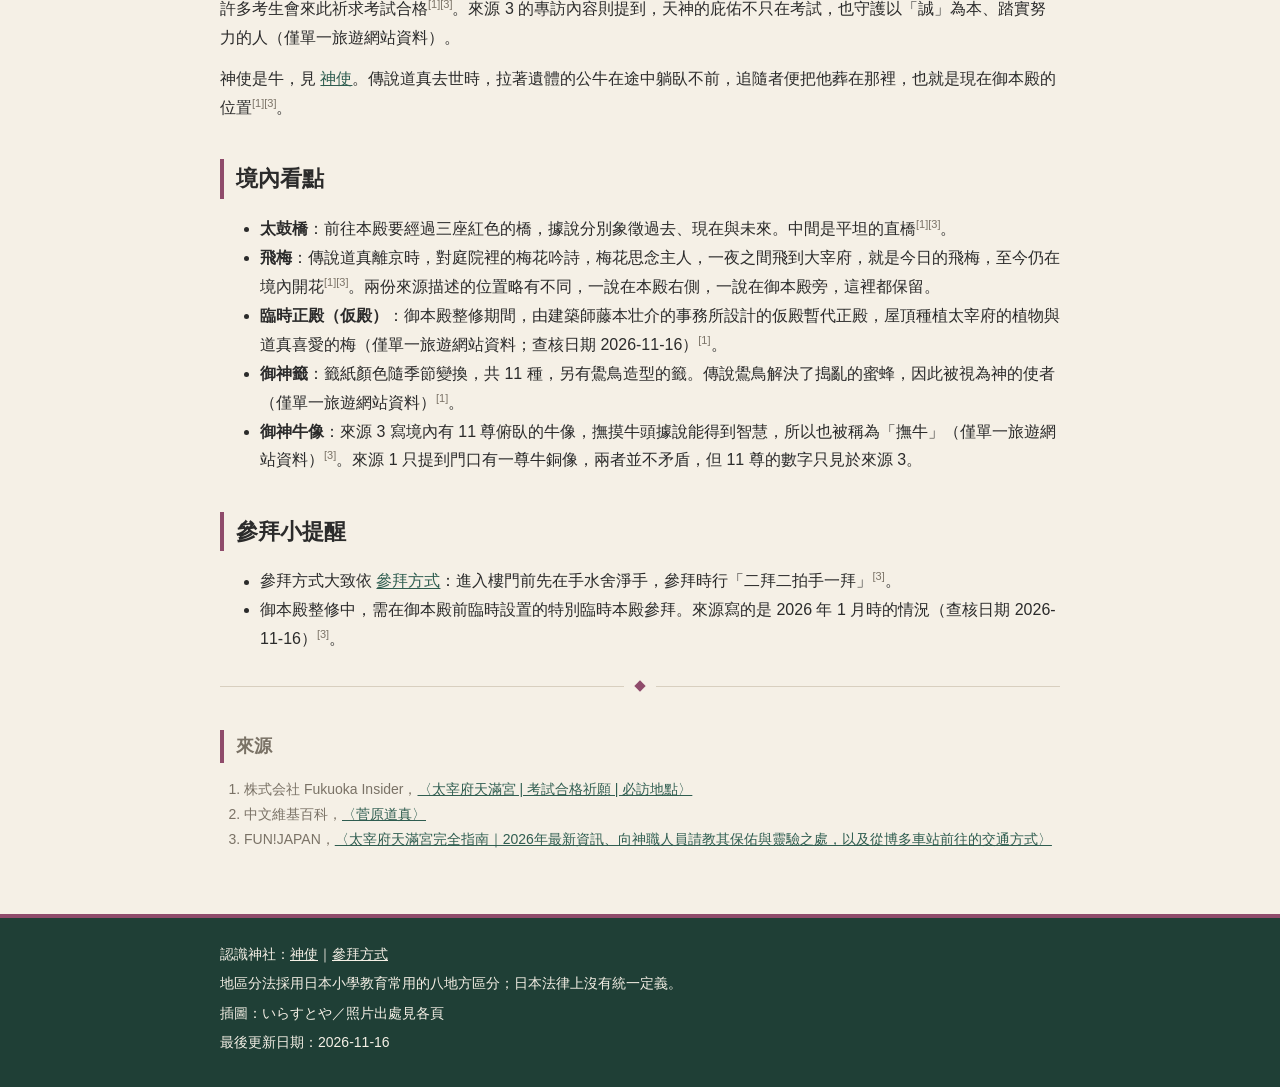
<file: shrines/dazaifu-tenmangu.html>
<!DOCTYPE html>
<html lang="zh-Hant-TW">
<head>
<meta charset="UTF-8">
<meta name="viewport" content="width=device-width, initial-scale=1">
<title>太宰府天滿宮｜日本神社導覽：從神找神社</title>
<link rel="stylesheet" href="../css/style.css">
</head>
<body class="theme-tenjin">
<header class="site-header"><div class="inner">
  <img class="deco deco-torii" src="../images/illust/torii.png" alt="" aria-hidden="true">
  <a class="site-title" href="../index.html">日本神社導覽：從神找神社</a>
</div></header>

<main>
  <nav class="breadcrumb"><a href="../index.html">首頁</a> › <a href="../deities/tenjin.html">天神（菅原道真）</a> › 太宰府天滿宮</nav>
  <h1>太宰府天滿宮<span class="ja">太宰府天満宮</span></h1>
  <p class="lead">祭祀天神菅原道真的神社，道真葬於此地，考生常來祈求考試合格</p>
  <div class="divider"><span></span></div>

<figure class="photo">
  <img src="../images/dazaifu-tenmangu-01.jpg" alt="秋天的太宰府天滿宮境內，授與所的紅色欄杆與白色簾幕前有參拜者，楓葉映著後方樹林">
  <figcaption>秋天的太宰府天滿宮境內，授與所販售御守與御札<span class="credit">照片：Mamusi Taka／<a href="https://creativecommons.org/licenses/by-sa/3.0/">CC BY-SA 3.0</a>／<a href="https://commons.wikimedia.org/wiki/File:%E5%A4%A7%E5%AE%B0%E5%BA%9C%E5%A4%A9%E6%BA%80%E5%AE%AE_-_panoramio_(1).jpg">Wikimedia Commons</a></span></figcaption>
</figure>

<h2>基本資料</h2>
<table>
<tr><th>項目</th><th>內容</th><th>來源</th></tr>
<tr><td>日文名稱</td><td>太宰府天満宮</td><td><sup class="ref"><a href="#src-3">[3]</a></sup></td></tr>
<tr><td>讀音</td><td>待補資料</td><td></td></tr>
<tr><td>所在地</td><td>福岡縣太宰府市宰府 4-7-1（僅單一旅遊網站資料）</td><td><sup class="ref"><a href="#src-2">[2]</a></sup><sup class="ref"><a href="#src-3">[3]</a></sup></td></tr>
<tr><td>主祭神</td><td>菅原道真（天神）</td><td><sup class="ref"><a href="#src-1">[1]</a></sup><sup class="ref"><a href="#src-3">[3]</a></sup></td></tr>
<tr><td>創建年代</td><td>待補資料（御本殿建於 1591 年，僅單一旅遊網站資料）</td><td><sup class="ref"><a href="#src-1">[1]</a></sup></td></tr>
</table>

<h2>由來與歷史</h2>
<p>菅原道真在 901 年遭左大臣藤原時平陷害，被貶往大宰府。他於 903 年病逝於當地並葬在那裡，即今日太宰府天滿宮所在之處<sup class="ref"><a href="#src-2">[2]</a></sup>。</p>
<p>道真死後，世人為他洗刷冤屈，尊稱他為「天滿大自在天神」，使他成為天神信仰的主神<sup class="ref"><a href="#src-1">[1]</a></sup><sup class="ref"><a href="#src-3">[3]</a></sup>。</p>
<p>御本殿建於 1591 年，列為重要文化財，也是道真長眠之地（僅單一旅遊網站資料）<sup class="ref"><a href="#src-1">[1]</a></sup>。目前御本殿正在整修，為迎接 2027 年的道真公 1125 年式年大祭（查核日期 2026-11-16）<sup class="ref"><a href="#src-1">[1]</a></sup><sup class="ref"><a href="#src-3">[3]</a></sup>。</p>

<h2>祭神與信仰</h2>
<p>太宰府天滿宮祭祀菅原道真，又稱天神，見 <a href="../deities/tenjin.html">天神（菅原道真）</a>。道真生前擅長漢詩，被尊為學問之神，因此這裡掌管學問、文化與藝術<sup class="ref"><a href="#src-2">[2]</a></sup><sup class="ref"><a href="#src-1">[1]</a></sup>。</p>
<p>許多考生會來此祈求考試合格<sup class="ref"><a href="#src-1">[1]</a></sup><sup class="ref"><a href="#src-3">[3]</a></sup>。來源 3 的專訪內容則提到，天神的庇佑不只在考試，也守護以「誠」為本、踏實努力的人（僅單一旅遊網站資料）。</p>
<p>神使是牛，見 <a href="../concepts/shinshi.html">神使</a>。傳說道真去世時，拉著遺體的公牛在途中躺臥不前，追隨者便把他葬在那裡，也就是現在御本殿的位置<sup class="ref"><a href="#src-1">[1]</a></sup><sup class="ref"><a href="#src-3">[3]</a></sup>。</p>

<h2>境內看點</h2>
<ul>
<li><strong>太鼓橋</strong>：前往本殿要經過三座紅色的橋，據說分別象徵過去、現在與未來。中間是平坦的直橋<sup class="ref"><a href="#src-1">[1]</a></sup><sup class="ref"><a href="#src-3">[3]</a></sup>。</li>
<li><strong>飛梅</strong>：傳說道真離京時，對庭院裡的梅花吟詩，梅花思念主人，一夜之間飛到大宰府，就是今日的飛梅，至今仍在境內開花<sup class="ref"><a href="#src-1">[1]</a></sup><sup class="ref"><a href="#src-3">[3]</a></sup>。兩份來源描述的位置略有不同，一說在本殿右側，一說在御本殿旁，這裡都保留。</li>
<li><strong>臨時正殿（仮殿）</strong>：御本殿整修期間，由建築師藤本壮介的事務所設計的仮殿暫代正殿，屋頂種植太宰府的植物與道真喜愛的梅（僅單一旅遊網站資料；查核日期 2026-11-16）<sup class="ref"><a href="#src-1">[1]</a></sup>。</li>
<li><strong>御神籤</strong>：籤紙顏色隨季節變換，共 11 種，另有鷽鳥造型的籤。傳說鷽鳥解決了搗亂的蜜蜂，因此被視為神的使者（僅單一旅遊網站資料）<sup class="ref"><a href="#src-1">[1]</a></sup>。</li>
<li><strong>御神牛像</strong>：來源 3 寫境內有 11 尊俯臥的牛像，撫摸牛頭據說能得到智慧，所以也被稱為「撫牛」（僅單一旅遊網站資料）<sup class="ref"><a href="#src-3">[3]</a></sup>。來源 1 只提到門口有一尊牛銅像，兩者並不矛盾，但 11 尊的數字只見於來源 3。</li>
</ul>

<h2>參拜小提醒</h2>
<ul>
<li>參拜方式大致依 <a href="../concepts/sanpai.html">參拜方式</a>：進入樓門前先在手水舍淨手，參拜時行「二拜二拍手一拜」<sup class="ref"><a href="#src-3">[3]</a></sup>。</li>
<li>御本殿整修中，需在御本殿前臨時設置的特別臨時本殿參拜。來源寫的是 2026 年 1 月時的情況（查核日期 2026-11-16）<sup class="ref"><a href="#src-3">[3]</a></sup>。</li>
</ul>

  <div class="divider"><span></span></div>
  <section class="sources">
    <h2>來源</h2>
    <ol>
      <li id="src-1">株式会社 Fukuoka Insider，<a href="https://fukuokainsider.com/sightseeing/dazaifutenmangu/">〈太宰府天滿宮 | 考試合格祈願 | 必訪地點〉</a></li>
      <li id="src-2">中文維基百科，<a href="https://zh.wikipedia.org/zh-tw/%E8%8F%85%E5%8E%9F%E9%81%93%E7%9C%9F">〈菅原道真〉</a></li>
      <li id="src-3">FUN!JAPAN，<a href="https://www.fun-japan.jp/tw/articles/14411">〈太宰府天滿宮完全指南｜2026年最新資訊、向神職人員請教其保佑與靈驗之處，以及從博多車站前往的交通方式〉</a></li>
    </ol>
  </section>
</main>

<footer class="site-footer"><div class="inner">
  <p>認識神社：<a href="../concepts/shinshi.html">神使</a>｜<a href="../concepts/sanpai.html">參拜方式</a></p>
  <p>地區分法採用日本小學教育常用的八地方區分；日本法律上沒有統一定義。</p>
  <p>插圖：いらすとや／照片出處見各頁</p>
  <p>最後更新日期：2026-11-16</p>
</div></footer>
</body>
</html>
</file>
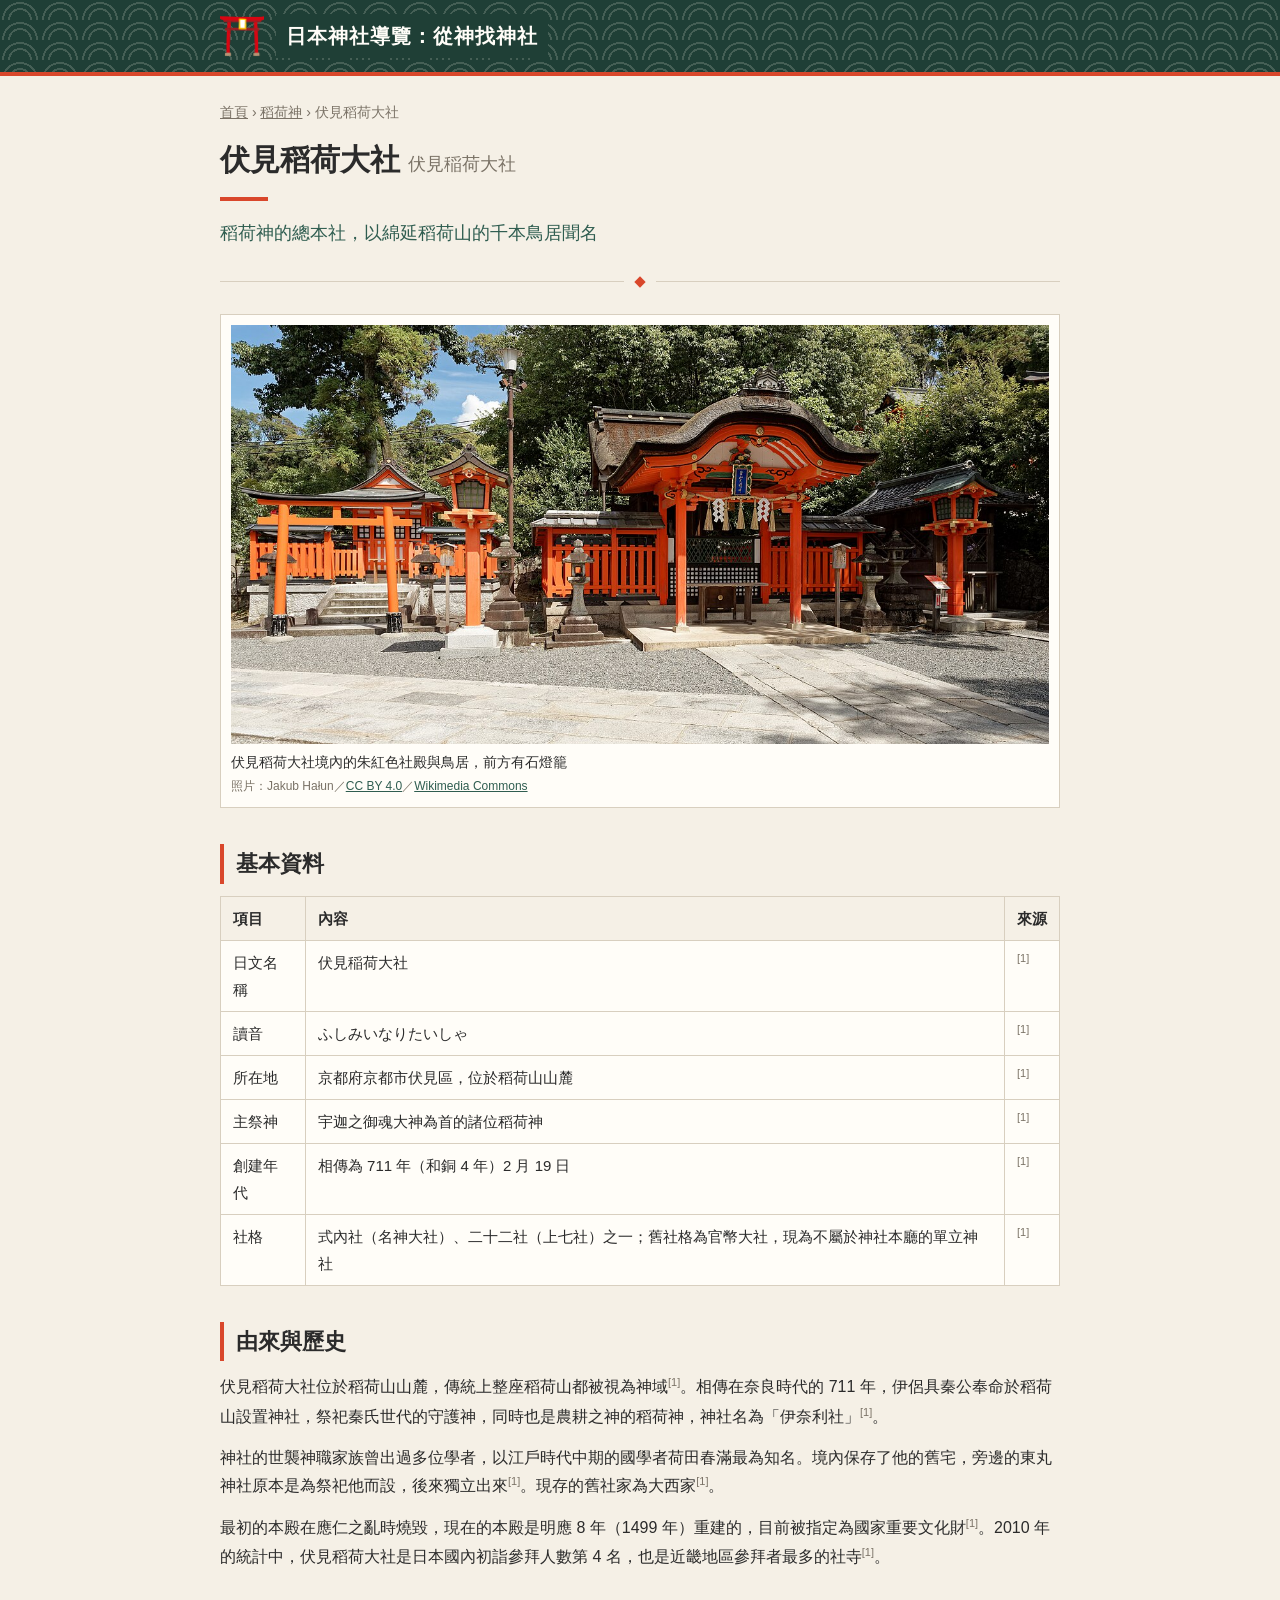
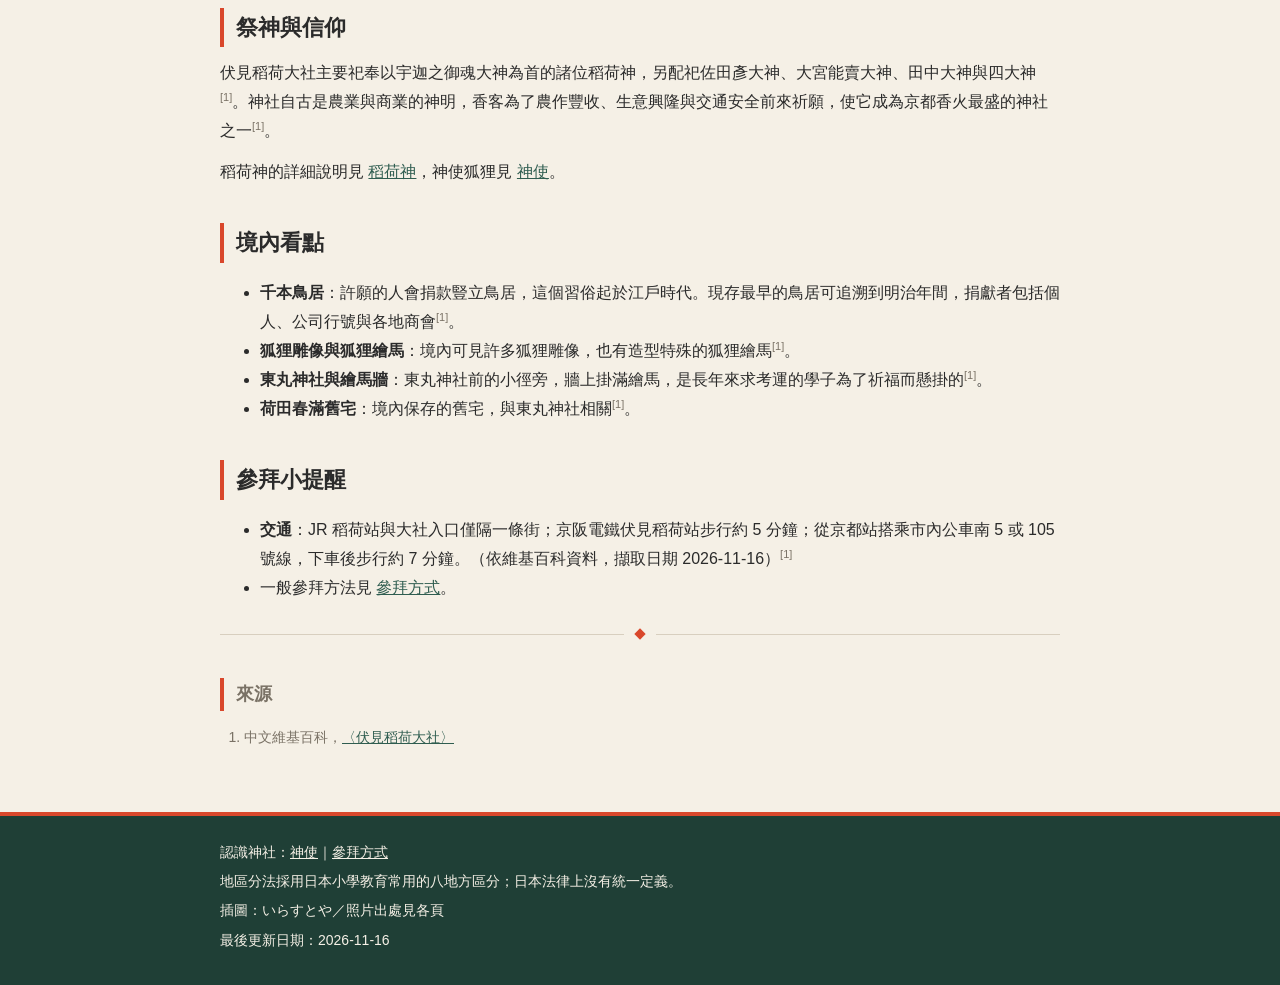
<file: shrines/fushimi-inari-taisha.html>
<!DOCTYPE html>
<html lang="zh-Hant-TW">
<head>
<meta charset="UTF-8">
<meta name="viewport" content="width=device-width, initial-scale=1">
<title>伏見稻荷大社｜日本神社導覽：從神找神社</title>
<link rel="stylesheet" href="../css/style.css">
</head>
<body class="theme-inari">
<header class="site-header"><div class="inner">
  <img class="deco deco-torii" src="../images/illust/torii.png" alt="" aria-hidden="true">
  <a class="site-title" href="../index.html">日本神社導覽：從神找神社</a>
</div></header>

<main>
  <nav class="breadcrumb"><a href="../index.html">首頁</a> › <a href="../deities/inari.html">稻荷神</a> › 伏見稻荷大社</nav>
  <h1>伏見稻荷大社<span class="ja">伏見稲荷大社</span></h1>
  <p class="lead">稻荷神的總本社，以綿延稻荷山的千本鳥居聞名</p>
  <div class="divider"><span></span></div>

<figure class="photo">
  <img src="../images/fushimi-inari-taisha-01.jpg" alt="伏見稻荷大社境內的朱紅色社殿與鳥居，前方有石燈籠">
  <figcaption>伏見稻荷大社境內的朱紅色社殿與鳥居，前方有石燈籠<span class="credit">照片：Jakub Hałun／<a href="https://creativecommons.org/licenses/by/4.0/">CC BY 4.0</a>／<a href="https://commons.wikimedia.org/wiki/File:Tamayama_Inarisha,_Fushimi_Inari-taisha,_Kyoto,_20240818_1343_4408.jpg">Wikimedia Commons</a></span></figcaption>
</figure>
<h2>基本資料</h2>
<table>
<tr><th>項目</th><th>內容</th><th>來源</th></tr>
<tr><td>日文名稱</td><td>伏見稲荷大社</td><td><sup class="ref"><a href="#src-1">[1]</a></sup></td></tr>
<tr><td>讀音</td><td>ふしみいなりたいしゃ</td><td><sup class="ref"><a href="#src-1">[1]</a></sup></td></tr>
<tr><td>所在地</td><td>京都府京都市伏見區，位於稻荷山山麓</td><td><sup class="ref"><a href="#src-1">[1]</a></sup></td></tr>
<tr><td>主祭神</td><td>宇迦之御魂大神為首的諸位稻荷神</td><td><sup class="ref"><a href="#src-1">[1]</a></sup></td></tr>
<tr><td>創建年代</td><td>相傳為 711 年（和銅 4 年）2 月 19 日</td><td><sup class="ref"><a href="#src-1">[1]</a></sup></td></tr>
<tr><td>社格</td><td>式內社（名神大社）、二十二社（上七社）之一；舊社格為官幣大社，現為不屬於神社本廳的單立神社</td><td><sup class="ref"><a href="#src-1">[1]</a></sup></td></tr>
</table>
<h2>由來與歷史</h2>
<p>伏見稻荷大社位於稻荷山山麓，傳統上整座稻荷山都被視為神域<sup class="ref"><a href="#src-1">[1]</a></sup>。相傳在奈良時代的 711 年，伊侶具秦公奉命於稻荷山設置神社，祭祀秦氏世代的守護神，同時也是農耕之神的稻荷神，神社名為「伊奈利社」<sup class="ref"><a href="#src-1">[1]</a></sup>。</p>
<p>神社的世襲神職家族曾出過多位學者，以江戶時代中期的國學者荷田春滿最為知名。境內保存了他的舊宅，旁邊的東丸神社原本是為祭祀他而設，後來獨立出來<sup class="ref"><a href="#src-1">[1]</a></sup>。現存的舊社家為大西家<sup class="ref"><a href="#src-1">[1]</a></sup>。</p>
<p>最初的本殿在應仁之亂時燒毀，現在的本殿是明應 8 年（1499 年）重建的，目前被指定為國家重要文化財<sup class="ref"><a href="#src-1">[1]</a></sup>。2010 年的統計中，伏見稻荷大社是日本國內初詣參拜人數第 4 名，也是近畿地區參拜者最多的社寺<sup class="ref"><a href="#src-1">[1]</a></sup>。</p>
<h2>祭神與信仰</h2>
<p>伏見稻荷大社主要祀奉以宇迦之御魂大神為首的諸位稻荷神，另配祀佐田彥大神、大宮能賣大神、田中大神與四大神<sup class="ref"><a href="#src-1">[1]</a></sup>。神社自古是農業與商業的神明，香客為了農作豐收、生意興隆與交通安全前來祈願，使它成為京都香火最盛的神社之一<sup class="ref"><a href="#src-1">[1]</a></sup>。</p>
<p>稻荷神的詳細說明見 <a href="../deities/inari.html">稻荷神</a>，神使狐狸見 <a href="../concepts/shinshi.html">神使</a>。</p>
<h2>境內看點</h2>
<ul>
<li><strong>千本鳥居</strong>：許願的人會捐款豎立鳥居，這個習俗起於江戶時代。現存最早的鳥居可追溯到明治年間，捐獻者包括個人、公司行號與各地商會<sup class="ref"><a href="#src-1">[1]</a></sup>。</li>
<li><strong>狐狸雕像與狐狸繪馬</strong>：境內可見許多狐狸雕像，也有造型特殊的狐狸繪馬<sup class="ref"><a href="#src-1">[1]</a></sup>。</li>
<li><strong>東丸神社與繪馬牆</strong>：東丸神社前的小徑旁，牆上掛滿繪馬，是長年來求考運的學子為了祈福而懸掛的<sup class="ref"><a href="#src-1">[1]</a></sup>。</li>
<li><strong>荷田春滿舊宅</strong>：境內保存的舊宅，與東丸神社相關<sup class="ref"><a href="#src-1">[1]</a></sup>。</li>
</ul>
<h2>參拜小提醒</h2>
<ul>
<li><strong>交通</strong>：JR 稻荷站與大社入口僅隔一條街；京阪電鐵伏見稻荷站步行約 5 分鐘；從京都站搭乘市內公車南 5 或 105 號線，下車後步行約 7 分鐘。（依維基百科資料，擷取日期 2026-11-16）<sup class="ref"><a href="#src-1">[1]</a></sup></li>
<li>一般參拜方法見 <a href="../concepts/sanpai.html">參拜方式</a>。</li>
</ul>

  <div class="divider"><span></span></div>
  <section class="sources">
    <h2>來源</h2>
    <ol>
      <li id="src-1">中文維基百科，<a href="https://zh.wikipedia.org/zh-tw/%E4%BC%8F%E8%A6%8B%E7%A8%BB%E8%8D%B7%E5%A4%A7%E7%A4%BE">〈伏見稻荷大社〉</a></li>
    </ol>
  </section>
</main>

<footer class="site-footer"><div class="inner">
  <p>認識神社：<a href="../concepts/shinshi.html">神使</a>｜<a href="../concepts/sanpai.html">參拜方式</a></p>
  <p>地區分法採用日本小學教育常用的八地方區分；日本法律上沒有統一定義。</p>
  <p>插圖：いらすとや／照片出處見各頁</p>
  <p>最後更新日期：2026-11-16</p>
</div></footer>
</body>
</html>
</file>
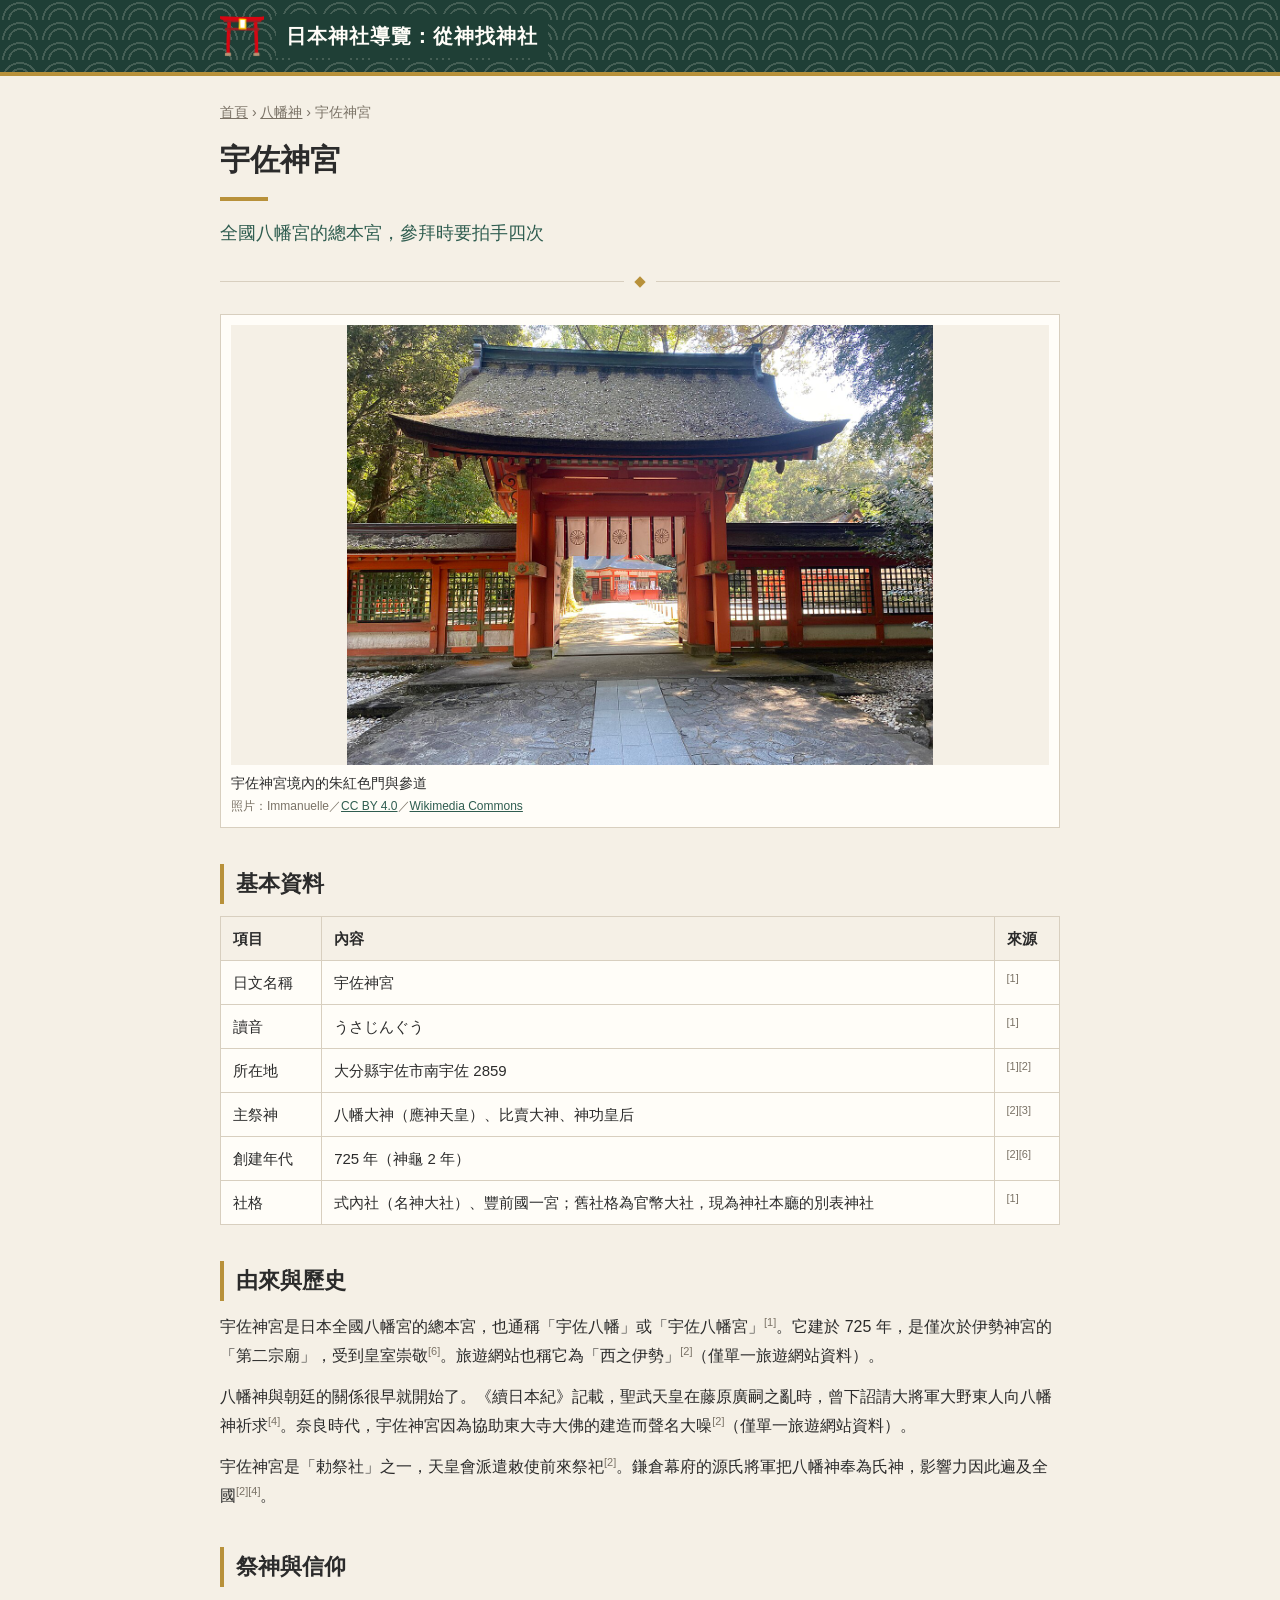
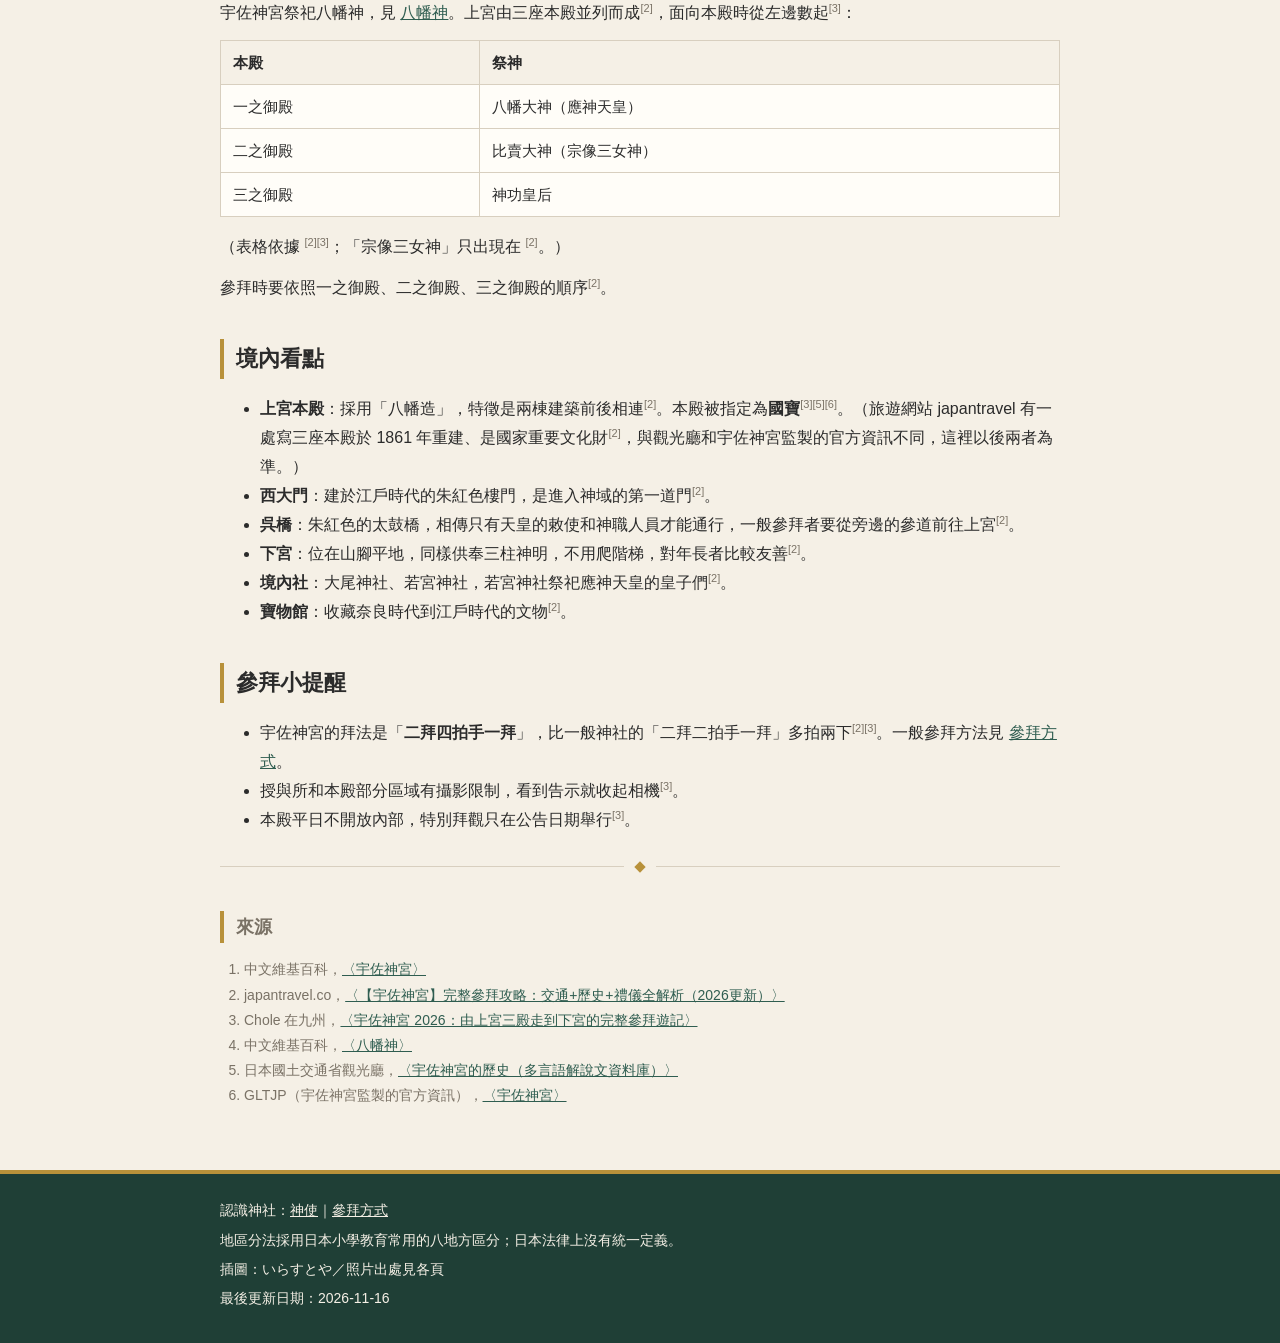
<file: shrines/usa-jingu.html>
<!DOCTYPE html>
<html lang="zh-Hant-TW">
<head>
<meta charset="UTF-8">
<meta name="viewport" content="width=device-width, initial-scale=1">
<title>宇佐神宮｜日本神社導覽：從神找神社</title>
<link rel="stylesheet" href="../css/style.css">
</head>
<body class="theme-hachiman">
<header class="site-header"><div class="inner">
  <img class="deco deco-torii" src="../images/illust/torii.png" alt="" aria-hidden="true">
  <a class="site-title" href="../index.html">日本神社導覽：從神找神社</a>
</div></header>

<main>
  <nav class="breadcrumb"><a href="../index.html">首頁</a> › <a href="../deities/hachiman.html">八幡神</a> › 宇佐神宮</nav>
  <h1>宇佐神宮</h1>
  <p class="lead">全國八幡宮的總本宮，參拜時要拍手四次</p>
  <div class="divider"><span></span></div>

<figure class="photo">
  <img src="../images/usa-jingu-01.jpg" alt="宇佐神宮境內的朱紅色門與參道">
  <figcaption>宇佐神宮境內的朱紅色門與參道<span class="credit">照片：Immanuelle／<a href="https://creativecommons.org/licenses/by/4.0/">CC BY 4.0</a>／<a href="https://commons.wikimedia.org/wiki/File:Usa_Jingu-78.jpg">Wikimedia Commons</a></span></figcaption>
</figure>
<h2>基本資料</h2>
<table>
<tr><th>項目</th><th>內容</th><th>來源</th></tr>
<tr><td>日文名稱</td><td>宇佐神宮</td><td><sup class="ref"><a href="#src-1">[1]</a></sup></td></tr>
<tr><td>讀音</td><td>うさじんぐう</td><td><sup class="ref"><a href="#src-1">[1]</a></sup></td></tr>
<tr><td>所在地</td><td>大分縣宇佐市南宇佐 2859</td><td><sup class="ref"><a href="#src-1">[1]</a></sup><sup class="ref"><a href="#src-2">[2]</a></sup></td></tr>
<tr><td>主祭神</td><td>八幡大神（應神天皇）、比賣大神、神功皇后</td><td><sup class="ref"><a href="#src-2">[2]</a></sup><sup class="ref"><a href="#src-3">[3]</a></sup></td></tr>
<tr><td>創建年代</td><td>725 年（神龜 2 年）</td><td><sup class="ref"><a href="#src-2">[2]</a></sup><sup class="ref"><a href="#src-6">[6]</a></sup></td></tr>
<tr><td>社格</td><td>式內社（名神大社）、豐前國一宮；舊社格為官幣大社，現為神社本廳的別表神社</td><td><sup class="ref"><a href="#src-1">[1]</a></sup></td></tr>
</table>
<h2>由來與歷史</h2>
<p>宇佐神宮是日本全國八幡宮的總本宮，也通稱「宇佐八幡」或「宇佐八幡宮」<sup class="ref"><a href="#src-1">[1]</a></sup>。它建於 725 年，是僅次於伊勢神宮的「第二宗廟」，受到皇室崇敬<sup class="ref"><a href="#src-6">[6]</a></sup>。旅遊網站也稱它為「西之伊勢」<sup class="ref"><a href="#src-2">[2]</a></sup>（僅單一旅遊網站資料）。</p>
<p>八幡神與朝廷的關係很早就開始了。《續日本紀》記載，聖武天皇在藤原廣嗣之亂時，曾下詔請大將軍大野東人向八幡神祈求<sup class="ref"><a href="#src-4">[4]</a></sup>。奈良時代，宇佐神宮因為協助東大寺大佛的建造而聲名大噪<sup class="ref"><a href="#src-2">[2]</a></sup>（僅單一旅遊網站資料）。</p>
<p>宇佐神宮是「勅祭社」之一，天皇會派遣敕使前來祭祀<sup class="ref"><a href="#src-2">[2]</a></sup>。鎌倉幕府的源氏將軍把八幡神奉為氏神，影響力因此遍及全國<sup class="ref"><a href="#src-2">[2]</a></sup><sup class="ref"><a href="#src-4">[4]</a></sup>。</p>
<h2>祭神與信仰</h2>
<p>宇佐神宮祭祀八幡神，見 <a href="../deities/hachiman.html">八幡神</a>。上宮由三座本殿並列而成<sup class="ref"><a href="#src-2">[2]</a></sup>，面向本殿時從左邊數起<sup class="ref"><a href="#src-3">[3]</a></sup>：</p>
<table>
<tr><th>本殿</th><th>祭神</th></tr>
<tr><td>一之御殿</td><td>八幡大神（應神天皇）</td></tr>
<tr><td>二之御殿</td><td>比賣大神（宗像三女神）</td></tr>
<tr><td>三之御殿</td><td>神功皇后</td></tr>
</table>
<p>（表格依據 <sup class="ref"><a href="#src-2">[2]</a></sup><sup class="ref"><a href="#src-3">[3]</a></sup>；「宗像三女神」只出現在 <sup class="ref"><a href="#src-2">[2]</a></sup>。）</p>
<p>參拜時要依照一之御殿、二之御殿、三之御殿的順序<sup class="ref"><a href="#src-2">[2]</a></sup>。</p>
<h2>境內看點</h2>
<ul>
<li><strong>上宮本殿</strong>：採用「八幡造」，特徵是兩棟建築前後相連<sup class="ref"><a href="#src-2">[2]</a></sup>。本殿被指定為<strong>國寶</strong><sup class="ref"><a href="#src-3">[3]</a></sup><sup class="ref"><a href="#src-5">[5]</a></sup><sup class="ref"><a href="#src-6">[6]</a></sup>。（旅遊網站 japantravel 有一處寫三座本殿於 1861 年重建、是國家重要文化財<sup class="ref"><a href="#src-2">[2]</a></sup>，與觀光廳和宇佐神宮監製的官方資訊不同，這裡以後兩者為準。）</li>
<li><strong>西大門</strong>：建於江戶時代的朱紅色樓門，是進入神域的第一道門<sup class="ref"><a href="#src-2">[2]</a></sup>。</li>
<li><strong>呉橋</strong>：朱紅色的太鼓橋，相傳只有天皇的敕使和神職人員才能通行，一般參拜者要從旁邊的參道前往上宮<sup class="ref"><a href="#src-2">[2]</a></sup>。</li>
<li><strong>下宮</strong>：位在山腳平地，同樣供奉三柱神明，不用爬階梯，對年長者比較友善<sup class="ref"><a href="#src-2">[2]</a></sup>。</li>
<li><strong>境內社</strong>：大尾神社、若宮神社，若宮神社祭祀應神天皇的皇子們<sup class="ref"><a href="#src-2">[2]</a></sup>。</li>
<li><strong>寶物館</strong>：收藏奈良時代到江戶時代的文物<sup class="ref"><a href="#src-2">[2]</a></sup>。</li>
</ul>
<h2>參拜小提醒</h2>
<ul>
<li>宇佐神宮的拜法是「<strong>二拜四拍手一拜</strong>」，比一般神社的「二拜二拍手一拜」多拍兩下<sup class="ref"><a href="#src-2">[2]</a></sup><sup class="ref"><a href="#src-3">[3]</a></sup>。一般參拜方法見 <a href="../concepts/sanpai.html">參拜方式</a>。</li>
<li>授與所和本殿部分區域有攝影限制，看到告示就收起相機<sup class="ref"><a href="#src-3">[3]</a></sup>。</li>
<li>本殿平日不開放內部，特別拜觀只在公告日期舉行<sup class="ref"><a href="#src-3">[3]</a></sup>。</li>
</ul>

  <div class="divider"><span></span></div>
  <section class="sources">
    <h2>來源</h2>
    <ol>
      <li id="src-1">中文維基百科，<a href="https://zh.wikipedia.org/zh-tw/%E5%AE%87%E4%BD%90%E7%A5%9E%E5%AE%AE">〈宇佐神宮〉</a></li>
      <li id="src-2">japantravel.co，<a href="https://japantravel.co/%e4%b9%9d%e5%b7%9e/%e5%ae%87%e4%bd%90%e7%a5%9e%e5%ae%ae/">〈【宇佐神宮】完整參拜攻略：交通+歷史+禮儀全解析（2026更新）〉</a></li>
      <li id="src-3">Chole 在九州，<a href="https://kyushusunshine.com/usa-jingu-guide-2026/">〈宇佐神宮 2026：由上宮三殿走到下宮的完整參拜遊記〉</a></li>
      <li id="src-4">中文維基百科，<a href="https://zh.wikipedia.org/zh-tw/%E5%85%AB%E5%B9%A1%E7%A5%9E">〈八幡神〉</a></li>
      <li id="src-5">日本國土交通省觀光廳，<a href="https://www.mlit.go.jp/tagengo-db/en/H30-01300.html">〈宇佐神宮的歷史（多言語解說文資料庫）〉</a></li>
      <li id="src-6">GLTJP（宇佐神宮監製的官方資訊），<a href="https://www.gltjp.com/zh-hant/directory/item/12824/">〈宇佐神宮〉</a></li>
    </ol>
  </section>
</main>

<footer class="site-footer"><div class="inner">
  <p>認識神社：<a href="../concepts/shinshi.html">神使</a>｜<a href="../concepts/sanpai.html">參拜方式</a></p>
  <p>地區分法採用日本小學教育常用的八地方區分；日本法律上沒有統一定義。</p>
  <p>插圖：いらすとや／照片出處見各頁</p>
  <p>最後更新日期：2026-11-16</p>
</div></footer>
</body>
</html>
</file>
<file: css/style.css>
/* 日本神社導覽：從神找神社
   全站唯一的樣式檔。顏色只在 :root 定義，頁面只用變數（AGENTS.md 第 9 節）。 */

:root {
  --c-bg: #F5F0E6;        /* 和紙米白 */
  --c-card: #FFFDF8;
  --c-text: #2B2B2B;      /* 墨色 */
  --c-vermilion: #D9472B; /* 鳥居朱 */
  --c-pine: #2F5D50;      /* 松葉綠 */
  --c-muted: #7A7266;
  --c-line: #D8CFBF;
  --c-pine-dark: #1F3F36;   /* 深松綠：頁首、頁尾 */
  /* 神祇主題色（AGENTS.md 第 9.1 節） */
  --c-hachiman: #B8913A;    /* 金 */
  --c-inari: #D9472B;       /* 朱 */
  --c-tenjin: #8F4B6B;      /* 梅紫 */
  --c-accent: var(--c-vermilion);
  --font: "Noto Sans TC", "Microsoft JhengHei", sans-serif;
}

/* 主題：body 加上 class 後，--c-accent 換成該神祇的顏色 */
.theme-hachiman { --c-accent: var(--c-hachiman); }
.theme-inari    { --c-accent: var(--c-inari); }
.theme-tenjin   { --c-accent: var(--c-tenjin); }

* { box-sizing: border-box; }

body {
  margin: 0;
  background: var(--c-bg);
  color: var(--c-text);
  font-family: var(--font);
  line-height: 1.8;
  font-size: 16px;
}

a { color: var(--c-pine); }
a:hover { color: var(--c-accent); }

/* ---------- 頁首：深松綠底＋青海波紋樣（AGENTS.md 第 9.2 節） ---------- */
.site-header {
  background-color: var(--c-pine-dark);
  background-image:
    radial-gradient(circle at 50% 100%,
      transparent 10px, rgba(245, 240, 230, 0.18) 10px, rgba(245, 240, 230, 0.18) 12px,
      transparent 12px, transparent 16px, rgba(245, 240, 230, 0.18) 16px, rgba(245, 240, 230, 0.18) 18px,
      transparent 18px);
  background-size: 40px 20px;
  border-bottom: 4px solid var(--c-accent);
}
.site-header .inner {
  max-width: 880px;
  margin: 0 auto;
  padding: 14px 20px;
  display: flex;
  align-items: center;
  gap: 12px;
}
.deco-torii { width: 44px; height: auto; }
.site-title {
  font-size: 20px;
  font-weight: 700;
  color: var(--c-card);
  background: var(--c-pine-dark);
  padding: 4px 10px;
  text-decoration: none;
  letter-spacing: 0.05em;
}
.site-title:hover { color: var(--c-bg); text-decoration: underline; }

/* ---------- 主內容 ---------- */
main {
  max-width: 880px;
  margin: 0 auto;
  padding: 24px 20px 48px;
}

.breadcrumb {
  font-size: 14px;
  color: var(--c-muted);
  margin-bottom: 8px;
}
.breadcrumb a { color: var(--c-muted); }
.breadcrumb a:hover { color: var(--c-accent); }

h1 {
  font-size: 30px;
  margin: 8px 0 4px;
}
h1::after {
  content: "";
  display: block;
  width: 48px;
  height: 4px;
  margin-top: 10px;
  background: var(--c-accent);
}
h1 .ja {
  font-size: 18px;
  font-weight: 400;
  color: var(--c-muted);
  margin-left: 8px;
}

.lead {
  font-size: 18px;
  color: var(--c-pine);
  margin: 16px 0 24px;
}

h2 {
  font-size: 22px;
  margin: 36px 0 12px;
  padding-left: 12px;
  border-left: 4px solid var(--c-accent);
}
h3 {
  font-size: 18px;
  margin: 24px 0 8px;
  color: var(--c-pine);
}

p { margin: 0 0 12px; }

sup.ref { font-size: 11px; }
sup.ref a { text-decoration: none; color: var(--c-muted); }
sup.ref a:hover { color: var(--c-accent); }

/* ---------- 介紹用圖片（要有圖說與出處，AGENTS.md 第 10.1 節） ---------- */
figure.photo {
  margin: 0 0 24px;
  background: var(--c-card);
  border: 1px solid var(--c-line);
  padding: 10px;
}
figure.photo img {
  display: block;
  width: 100%;
  max-height: 440px;
  object-fit: contain;
  background: var(--c-bg);
}
figure.photo figcaption,
figure.illust figcaption { font-size: 14px; color: var(--c-text); margin-top: 6px; }
.credit { display: block; font-size: 12px; color: var(--c-muted); }

/* ---------- 裝飾用插圖（不需圖說，AGENTS.md 第 10.2 節） ---------- */
.deco { pointer-events: none; }
.deco-float {
  float: right;
  width: 120px;
  margin: 0 0 12px 20px;
}
.intro-wrap::after { content: ""; display: block; clear: both; }

/* ---------- 跳到「收錄的神社」的按鈕 ---------- */
.jump-link {
  display: inline-block;
  background: var(--c-accent);
  color: var(--c-card);
  font-weight: 700;
  padding: 8px 18px;
  border-radius: 999px;
  text-decoration: none;
  margin-bottom: 8px;
}
.jump-link:hover { color: var(--c-card); filter: brightness(1.1); }

/* ---------- 收錄的神社：醒目的區塊 ---------- */
.shrines-band {
  position: relative;
  clear: both;
  margin: 44px 0 16px;
  padding: 8px 28px 28px;
  background: color-mix(in srgb, var(--c-accent) 10%, var(--c-card));
  border: 2px solid var(--c-accent);
}
.shrines-band .deco-shimenawa {
  display: block;
  width: 200px;
  margin: 0 auto;
  mix-blend-mode: multiply; /* 插圖是白底 jpg，讓白底融入區塊底色 */
}
.shrines-band h2 {
  border-left: none;
  padding-left: 0;
  text-align: center;
  font-size: 26px;
  margin: 4px 0 4px;
}
.shrines-band .band-note {
  text-align: center;
  color: var(--c-muted);
  margin-bottom: 16px;
}
.shrines-band .deco-toro {
  position: absolute;
  top: 24px;
  width: 64px;
}
.shrines-band .deco-toro.left { left: 16px; }
.shrines-band .deco-toro.right { right: 16px; }
.shrines-band .shrine-card { border-left-width: 6px; }
@media (max-width: 600px) {
  .shrines-band .deco-toro { display: none; }
  .deco-float { width: 90px; }
}

/* ---------- 分隔裝飾 ---------- */
.divider {
  display: flex;
  align-items: center;
  gap: 12px;
  margin: 28px 0;
}
.divider::before, .divider::after {
  content: "";
  flex: 1;
  height: 1px;
  background: var(--c-line);
}
.divider span {
  width: 8px;
  height: 8px;
  background: var(--c-accent);
  transform: rotate(45deg);
}

/* ---------- 表格 ---------- */
table {
  width: 100%;
  border-collapse: collapse;
  background: var(--c-card);
  margin: 12px 0 16px;
  font-size: 15px;
}
th, td {
  border: 1px solid var(--c-line);
  padding: 8px 12px;
  text-align: left;
  vertical-align: top;
}
th { background: var(--c-bg); }

/* ---------- 首頁：神祇卡片（上方色帶為神祇主題色） ---------- */
.intro { margin-bottom: 24px; }
.deity-grid {
  display: grid;
  grid-template-columns: repeat(auto-fit, minmax(240px, 1fr));
  gap: 16px;
}
.deity-card {
  position: relative;
  display: block;
  overflow: hidden;
  background: var(--c-card);
  border: 1px solid var(--c-line);
  border-top: 10px solid var(--c-accent);
  padding: 18px 20px;
  text-decoration: none;
  color: var(--c-text);
  transition: transform 0.15s;
}
.deity-card .cover {
  display: block;
  width: calc(100% + 40px);
  height: 180px;
  margin: -18px -20px 14px;
  object-fit: cover;
}
.deity-card .messenger {
  position: absolute;
  right: 10px;
  top: 130px;
  width: 72px;
}
.deity-card .credit { margin-top: 8px; }
.deity-card:hover { transform: translateY(-3px); color: var(--c-text); }
.deity-card .name { font-size: 22px; font-weight: 700; margin: 0; }
.deity-card .one-line { margin: 8px 0; }
.deity-card .count { font-size: 14px; color: var(--c-accent); font-weight: 700; margin: 0; }

/* ---------- 神祇頁：地區區塊與神社卡片 ---------- */
section.region h3 {
  color: var(--c-accent);
  border-bottom: 1px solid var(--c-line);
  padding-bottom: 4px;
}
.card-grid {
  display: grid;
  grid-template-columns: repeat(auto-fit, minmax(240px, 1fr));
  gap: 14px;
}
.shrine-card {
  background: var(--c-card);
  border: 1px solid var(--c-line);
  border-left: 5px solid var(--c-accent);
  padding: 14px 16px;
}
.shrine-card .name { font-size: 18px; font-weight: 700; margin: 0; }
.shrine-card .ja { font-size: 14px; color: var(--c-muted); margin: 0; }
.shrine-card .pref { font-size: 14px; color: var(--c-pine); margin: 4px 0; }
.shrine-card .more { font-size: 14px; }
.empty { color: var(--c-muted); }

/* ---------- 插圖 ---------- */
.illust-row {
  display: flex;
  flex-wrap: wrap;
  gap: 16px;
  margin: 8px 0 16px;
}
figure.illust {
  margin: 0;
  width: 150px;
  text-align: center;
  font-size: 13px;
  color: var(--c-muted);
}
figure.illust img { width: 100%; height: auto; }
figure.illust.side { float: right; margin: 0 0 12px 20px; }

/* ---------- 來源 ---------- */
section.sources {
  margin-top: 40px;
  font-size: 14px;
  color: var(--c-muted);
}
section.sources h2 { font-size: 18px; }
section.sources ol { padding-left: 24px; }

/* ---------- 頁尾：深松綠底、米白字 ---------- */
.site-footer {
  background: var(--c-pine-dark);
  color: var(--c-bg);
  font-size: 14px;
  border-top: 4px solid var(--c-accent);
}
.site-footer .inner {
  max-width: 880px;
  margin: 0 auto;
  padding: 20px 20px 28px;
}
.site-footer p { margin: 4px 0; }
.site-footer a { color: var(--c-bg); }
.site-footer a:hover { color: var(--c-hachiman); }

/* 首頁卡片沒有照片時，神使插圖改放在右上角 */
.deity-card.no-cover { padding-right: 96px; }
.deity-card.no-cover .messenger { top: 14px; }

/* 稻荷神卡片的狐狸照片是直的，裁切時保留上半部（狐狸頭） */
.deity-card.theme-inari .cover { object-position: center 12%; }

/* 「持續更新中…」的預留欄位（AGENTS.md 第 8.1、8.2 節） */
.coming-soon {
  display: flex;
  align-items: center;
  justify-content: center;
  text-align: center;
  min-height: 160px;
  background: transparent;
  border: 2px dashed var(--c-line);
  color: var(--c-muted);
  font-size: 18px;
  letter-spacing: 0.1em;
  line-height: 1.8;
}
.deity-card.coming-soon { border-top: 2px dashed var(--c-line); min-height: 300px; }
.deity-card.coming-soon:hover { transform: none; }
.shrine-card.coming-soon { border-left: 2px dashed var(--c-line); background: transparent; }
.coming-row { margin-top: 14px; }
.coming-soon p { margin: 0; }

/* 首頁「關於這個網站」（AGENTS.md 第 8.1 節） */
.about {
  background: var(--c-card);
  border: 1px solid var(--c-line);
  padding: 8px 24px 16px;
}
.about h2 { margin-top: 16px; }
.about code { background: var(--c-bg); padding: 1px 6px; font-size: 14px; }
.about-links { padding-left: 20px; }

/* 手機版表格：第一欄不換行，避免一個字一行 */
@media (max-width: 600px) {
  table { font-size: 14px; }
  th, td { padding: 6px 8px; }
  th:first-child, td:first-child { white-space: nowrap; }
  h1 { font-size: 26px; }
}

/* 插圖排排站：每張圖同樣高度、同樣間距，圖說對齊在同一條線 */
.illust-row {
  display: flex;
  flex-wrap: wrap;
  gap: 32px;
  align-items: flex-start;
}
.illust-row figure.illust { width: 140px; }
.illust-row figure.illust img {
  width: 140px;
  height: 140px;
  object-fit: contain;
}
</file>
